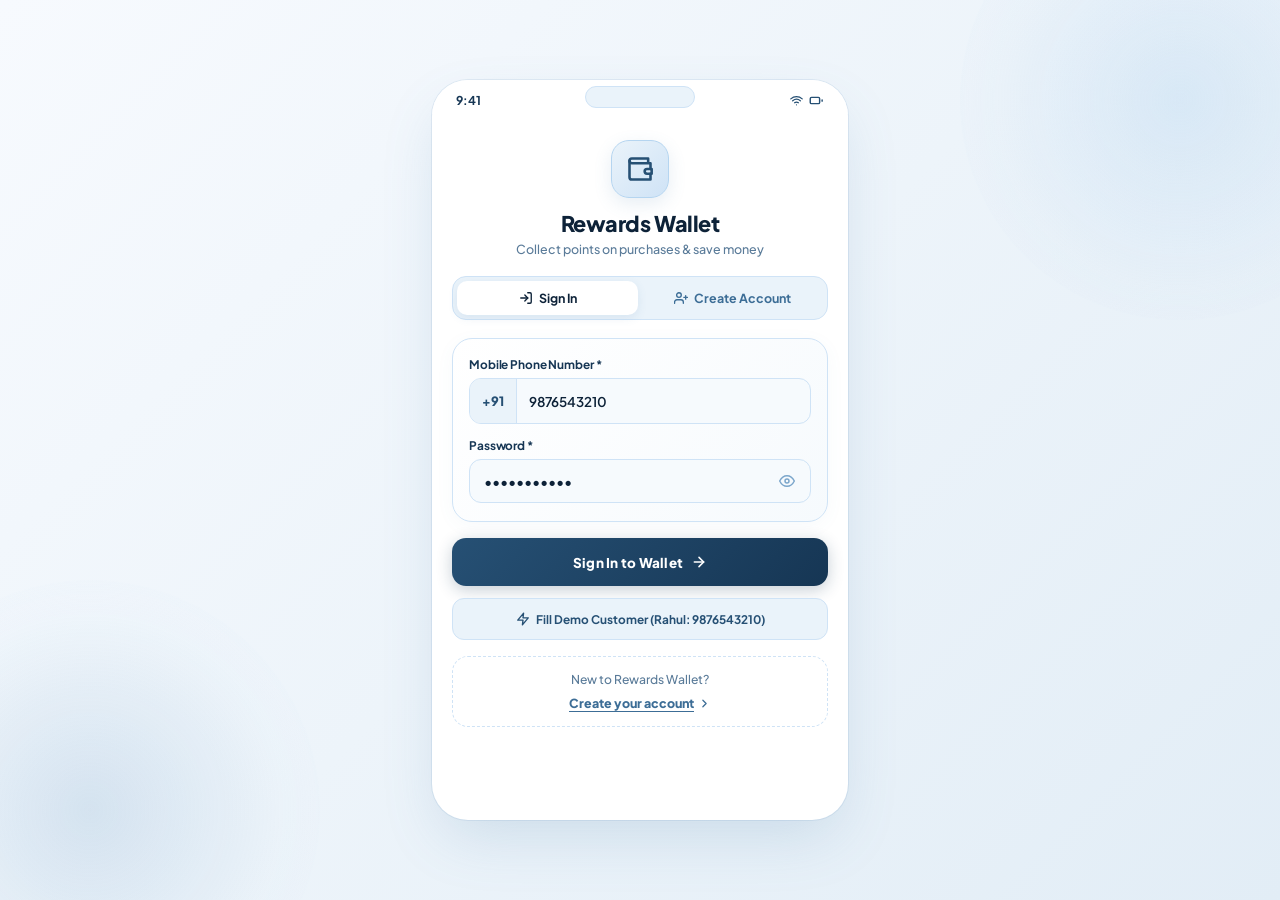
<file: index.html>
<!DOCTYPE html>
<html lang="en">
<head>
  <meta charset="UTF-8">
  <meta http-equiv="refresh" content="0; url=login.html">
  <title>Redirecting to Login...</title>
</head>
<body>
  <p>Redirecting to <a href="login.html">Customer Login</a>...</p>
</body>
</html>
</file>
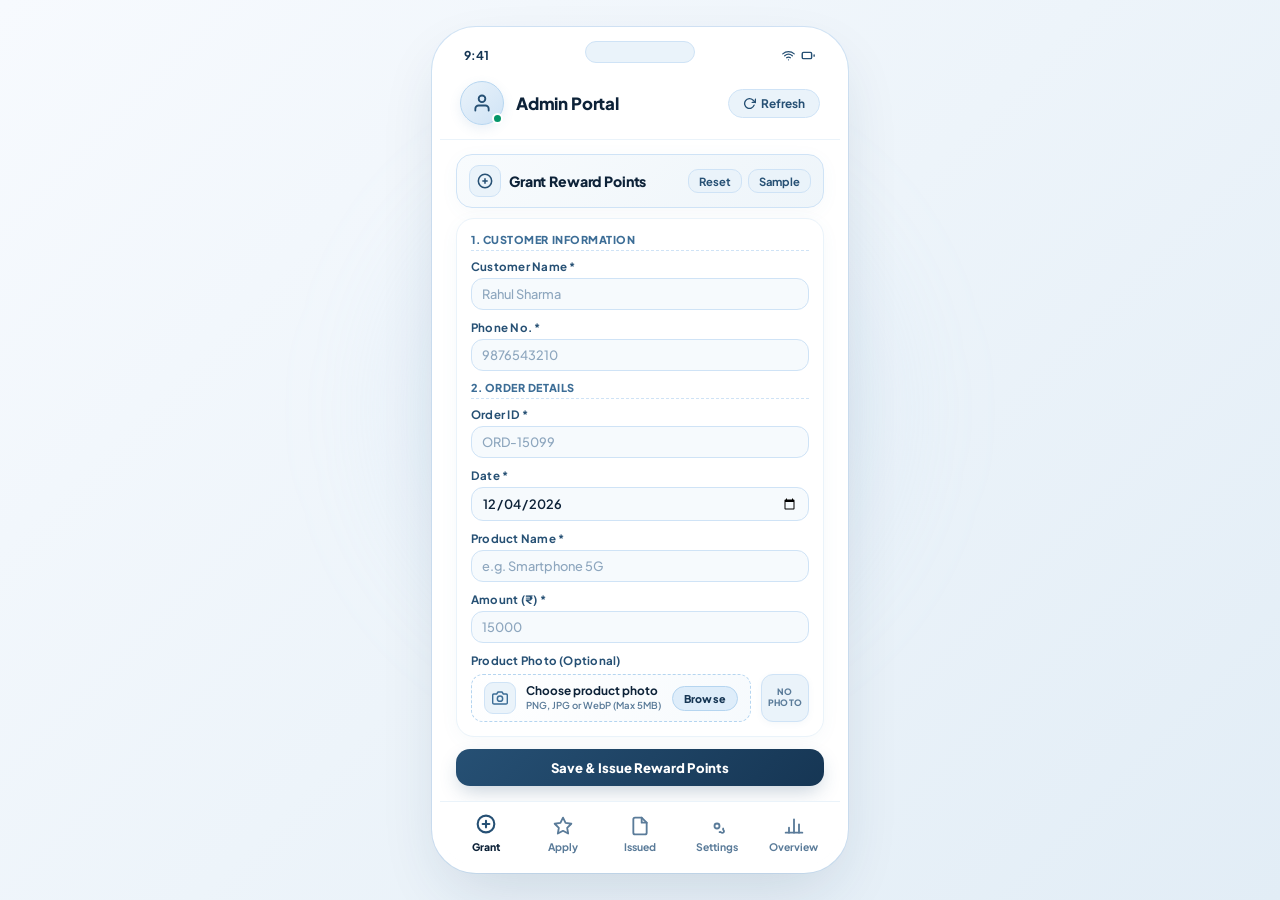
<file: admin.html>
<!DOCTYPE html>
<html lang="en">
<head>
  <meta charset="UTF-8">
  <meta name="viewport" content="width=device-width, initial-scale=1.0, maximum-scale=1.0">
  <title>Admin Portal - Pastel Glacier Blue Edition</title>
  <link rel="preconnect" href="https://fonts.googleapis.com">
  <link rel="preconnect" href="https://fonts.gstatic.com" crossorigin>
  <link href="https://fonts.googleapis.com/css2?family=Plus+Jakarta+Sans:wght@400;500;600;700;800;900&family=JetBrains+Mono:wght@500;700&display=swap" rel="stylesheet">
  <link rel="stylesheet" href="css/admin_glacier.css">
</head>
<body>
  <div class="mobile-device-shell">
    <header class="mobile-status-bar">
      <span>9:41</span>
      <div class="notch-pill"></div>
      <div class="status-bar-icons">
        <svg viewBox="0 0 24 24" width="13" height="13" fill="none" stroke="currentColor" stroke-width="2.3" stroke-linecap="round" stroke-linejoin="round"><path d="M5 12.55a11 11 0 0 1 14.08 0M1.42 9a16 16 0 0 1 21.16 0M8.53 16.11a6 6 0 0 1 6.95 0M12 20h.01"/></svg>
        <svg viewBox="0 0 24 24" width="15" height="15" fill="none" stroke="currentColor" stroke-width="2.3" stroke-linecap="round" stroke-linejoin="round"><rect x="2" y="7" width="15" height="10" rx="2" ry="2"/><line x1="21" y1="11" x2="21" y2="13"/></svg>
      </div>
    </header>

    <div class="mobile-header">
      <div class="admin-header-profile">
        <div class="admin-avatar-box">
          <svg viewBox="0 0 24 24" width="20" height="20" fill="none" stroke="var(--glacier-800)" stroke-width="2.2" stroke-linecap="round" stroke-linejoin="round"><path d="M20 21v-2a4 4 0 0 0-4-4H8a4 4 0 0 0-4 4v2"/><circle cx="12" cy="7" r="4"/></svg>
          <span class="admin-avatar-online"></span>
        </div>
        <div class="admin-header-info">
          <div class="admin-user-row">
            <strong class="admin-brand-name">Admin Portal</strong>
           </div>
         </div>
      </div>
      <button class="header-btn" id="btn-admin-refresh" type="button" title="Refresh Database & State">
        <svg viewBox="0 0 24 24" width="13" height="13" fill="none" stroke="currentColor" stroke-width="2.5" stroke-linecap="round" stroke-linejoin="round"><polyline points="23 4 23 10 17 10"/><path d="M20.49 15a9 9 0 1 1-2.12-9.36L23 10"/></svg>
        <span>Refresh</span>
      </button>
    </div>

    <div class="wf-toast" id="admin-toast">Admin updated successfully</div>

    <main class="mobile-viewport">
      <!-- SCREEN 1: GRANT REWARD POINTS (FORM) -->
      <section class="admin-screen active" id="screen-grant">
        <div class="wf-card highlight admin-section-banner">
          <div class="banner-row">
            <div class="banner-left">
              <span class="section-icon-badge"><svg viewBox="0 0 24 24" width="16" height="16" fill="none" stroke="currentColor" stroke-width="2.3"><circle cx="12" cy="12" r="10"/><line x1="12" y1="8" x2="12" y2="16"/><line x1="8" y1="12" x2="16" y2="12"/></svg></span>
              <div>
                <span class="wf-title-sm">Grant Reward Points</span>
               </div>
            </div>
            <div class="banner-actions">
              <button type="button" id="btnResetForm" class="wf-btn wf-btn-sm wf-btn-secondary">Reset</button>
              <button type="button" id="btnSampleData" class="wf-btn wf-btn-sm wf-btn-secondary">Sample</button>
            </div>
          </div>
        </div>

        <form id="adminRewardForm">
          <div class="wf-card">
            <div class="form-section-title">1. Customer Information</div>
            <div class="wf-form-group">
              <label class="wf-label" for="customerName">Customer Name *</label>
              <input type="text" id="customerName" name="customerName" class="wf-input wf-input-compact" placeholder="Rahul Sharma" required>
            </div>
            <div class="wf-form-group">
              <label class="wf-label" for="customerPhone">Phone No. *</label>
              <input type="tel" id="customerPhone" name="customerPhone" class="wf-input wf-input-compact" placeholder="9876543210" pattern="[0-9]{10}" maxlength="10" required>
            </div>

            <div class="form-section-title">2. Order Details</div>
            <div class="wf-form-group">
              <label class="wf-label" for="orderId">Order ID *</label>
              <input type="text" id="orderId" name="orderId" class="wf-input wf-input-compact" placeholder="ORD-15099" required>
            </div>
            <div class="wf-form-group">
              <label class="wf-label" for="orderDate">Date *</label>
              <input type="date" id="orderDate" name="orderDate" class="wf-input wf-input-compact" required>
            </div>
            <div class="wf-form-group">
              <label class="wf-label" for="productName">Product Name *</label>
              <input type="text" id="productName" name="productName" class="wf-input wf-input-compact" placeholder="e.g. Smartphone 5G" required>
            </div>
            <div class="wf-form-group">
              <label class="wf-label" for="orderAmount">Amount (₹) *</label>
              <input type="number" id="orderAmount" name="orderAmount" class="wf-input wf-input-compact wf-input-amount" placeholder="15000" min="0" required>
            </div>

            <div id="pointsGivenContainer" class="u-hidden">
              <div class="points-given-header">
                <label class="wf-label points-given-label" for="rewardPoints" id="rewardPointsLabel">Points Given *</label>
                <span class="header-pill points-rate-badge" id="pointsGivenRateBadge">10% Policy</span>
              </div>
              <div class="points-given-row">
                <input type="number" id="rewardPoints" name="rewardPoints" class="wf-input wf-input-compact points-given-input" placeholder="0" min="1" readonly>
                <span class="points-unit">PTS</span>
              </div>
            </div>

            <div class="wf-form-group photo-form-group">
              <div class="photo-row-header">
                <label class="wf-label photo-row-label" for="productPhoto">Product Photo (Optional)</label>
              </div>
              <div class="compact-photo-row">
                <label for="productPhoto" class="photo-upload-zone" id="photoUploadZone" title="Click to choose a product photo">
                  <input type="file" id="productPhoto" name="productPhoto" class="photo-file-hidden" accept="image/*">
                  <div class="upload-zone-left">
                    <span class="upload-icon-badge">
                      <svg viewBox="0 0 24 24" width="16" height="16" fill="none" stroke="currentColor" stroke-width="2.2" stroke-linecap="round" stroke-linejoin="round">
                        <path d="M23 19a2 2 0 0 1-2 2H3a2 2 0 0 1-2-2V8a2 2 0 0 1 2-2h4l2-3h6l2 3h4a2 2 0 0 1 2 2z"/>
                        <circle cx="12" cy="13" r="4"/>
                      </svg>
                    </span>
                    <div class="upload-text-meta">
                      <span class="upload-title-text" id="photoUploadText">Choose product photo</span>
                      <span class="upload-hint-text">PNG, JPG or WebP (Max 5MB)</span>
                    </div>
                  </div>
                  <span class="upload-browse-pill">Browse</span>
                </label>
                <div id="photoPreview" class="compact-thumb-box"><span>NO<br>PHOTO</span></div>
              </div>
            </div>

            <div id="policyHiddenParams" class="u-hidden" aria-hidden="true">
              <input type="number" id="rewardPercent" name="rewardPercent" value="10">
              <input type="datetime-local" id="expiryDate" name="expiryDate">
              <input type="number" id="cappingPercent" name="cappingPercent" value="50">
              <input type="number" id="minOrderAmount" name="minOrderAmount" value="10000">
            </div>
          </div>

          <button type="submit" class="wf-btn wf-btn-submit" id="btnSubmitReward">Save &amp; Issue Reward Points</button>
        </form>
      </section>

      <!-- SCREEN 2: APPLY REWARDS ON PRODUCT -->
      <section class="admin-screen" id="screen-apply">
        <div class="wf-card highlight admin-section-banner">
          <div class="banner-row">
            <div class="banner-left">
              <span class="section-icon-badge"><svg viewBox="0 0 24 24" width="16" height="16" fill="none" stroke="currentColor" stroke-width="2.3"><polygon points="12 2 15.09 8.26 22 9.27 17 14.14 18.18 21.02 12 17.77 5.82 21.02 7 14.14 2 9.27 8.91 8.26 12 2"/></svg></span>
              <div>
                <span class="wf-title-sm">Apply Rewards</span>
               </div>
            </div>
            <div class="banner-actions">
              <button type="button" id="btnResetApplyForm" class="wf-btn wf-btn-sm wf-btn-secondary">Reset</button>
              <button type="button" id="btnSampleApplyData" class="wf-btn wf-btn-sm wf-btn-secondary">Sample</button>
            </div>
          </div>
        </div>

        <form id="adminApplyRewardForm">
          <div class="wf-card">
            <div class="form-section-title">1. Customer</div>
            <div class="wf-form-group">
              <label class="wf-label" for="applyCustomerSelect">Select Customer *</label>
              <select id="applyCustomerSelect" class="wf-input wf-input-compact" required></select>
            </div>

            <div class="form-section-title">2. Order &amp; Product Details</div>
            <div class="wf-form-group">
              <label class="wf-label" for="applyOrderId">Order ID *</label>
              <input type="text" id="applyOrderId" class="wf-input wf-input-compact" placeholder="ORD-APPLY-1001" required>
            </div>
            <div class="wf-form-group">
              <label class="wf-label" for="applyProductName">New Product Name *</label>
              <input type="text" id="applyProductName" class="wf-input wf-input-compact" placeholder="Smart LED 4K TV" required>
            </div>
            <div class="wf-form-group">
              <label class="wf-label" for="applyProductPrice">Product Price (₹) *</label>
              <input type="number" id="applyProductPrice" class="wf-input wf-input-compact wf-input-amount" placeholder="20000" min="1" required>
            </div>
            <div class="wf-form-group photo-form-group">
              <div class="photo-row-header">
                <label class="wf-label photo-row-label" for="applyProductPhoto">Product Photo (Optional)</label>
              </div>
              <div class="compact-photo-row">
                <label for="applyProductPhoto" class="photo-upload-zone" id="applyPhotoUploadZone" title="Click to choose a product photo">
                  <input type="file" id="applyProductPhoto" name="applyProductPhoto" class="photo-file-hidden" accept="image/*">
                  <div class="upload-zone-left">
                    <span class="upload-icon-badge">
                      <svg viewBox="0 0 24 24" width="16" height="16" fill="none" stroke="currentColor" stroke-width="2.2" stroke-linecap="round" stroke-linejoin="round">
                        <path d="M23 19a2 2 0 0 1-2 2H3a2 2 0 0 1-2-2V8a2 2 0 0 1 2-2h4l2-3h6l2 3h4a2 2 0 0 1 2 2z"/>
                        <circle cx="12" cy="13" r="4"/>
                      </svg>
                    </span>
                    <div class="upload-text-meta">
                      <span class="upload-title-text" id="applyPhotoUploadText">Choose product photo</span>
                      <span class="upload-hint-text">PNG, JPG or WebP (Max 5MB)</span>
                    </div>
                  </div>
                  <span class="upload-browse-pill">Browse</span>
                </label>
                <div id="applyPhotoPreview" class="compact-thumb-box"><span>NO<br>PHOTO</span></div>
              </div>
            </div>

            <div class="form-section-title">3. Auto-Calculated Due to Shopkeeper</div>
            <div class="reward-breakdown-card">
              <div class="breakdown-row">
                <span class="breakdown-label">Original Price:</span>
                <span class="breakdown-val breakdown-bold" id="applySummaryPrice">₹0</span>
              </div>
              <div class="breakdown-row">
                <span class="breakdown-label">Capped Rewards:</span>
                <span class="breakdown-val font-brand-blue" id="applySummaryPointsApplied">-0 PTS (20% Cap)</span>
              </div>
              <div class="breakdown-row breakdown-row-due">
                <span class="breakdown-label breakdown-due-label">Due to Shopkeeper:</span>
                <span class="breakdown-val breakdown-due-amount" id="applyDueAmountDisplay">₹0</span>
              </div>
            </div>
          </div>

          <button type="submit" class="wf-btn wf-btn-submit" id="btnSubmitApplyReward">Apply Rewards &amp; Complete Sale</button>
        </form>
      </section>

      <!-- SCREEN 3: ISSUED REWARDS & REDEMPTIONS FEED -->
      <section class="admin-screen" id="screen-issued">
        <div class="feed-filter-bar">
          <button type="button" class="wf-btn wf-btn-sm" id="btnFeedAll">All Granted</button>
          <button type="button" class="wf-btn wf-btn-sm wf-btn-secondary" id="btnFeedApplied">Applied Redemptions</button>
        </div>
        <div id="adminRewardsList"></div>
      </section>

      <!-- SCREEN 4: GLOBAL POLICY SETTINGS -->
      <section class="admin-screen" id="screen-settings">
        <form id="adminSettingsForm">
          <div class="wf-card">
            <div class="settings-card-header">
              <div class="settings-header-left"><span class="settings-pill-icon">%</span><strong class="wf-title-sm">1. Default Reward Rate %</strong></div>
              <span class="header-pill" id="settingsBadgeReward">10%</span>
            </div>
            <div class="wf-form-group no-margin">
              <label class="wf-label" for="settingRewardPercent">Default Reward Rate (%) *</label>
              <input type="number" id="settingRewardPercent" class="wf-input" min="0" max="100" step="0.5" value="10" required>
            </div>
          </div>

          <div class="wf-card">
            <div class="settings-card-header">
              <div class="settings-header-left">
                <span class="settings-pill-icon">
                  <svg viewBox="0 0 24 24" width="13" height="13" fill="none" stroke="currentColor" stroke-width="2.2" stroke-linecap="round" stroke-linejoin="round"><rect x="3" y="4" width="18" height="18" rx="2" ry="2"/><line x1="16" y1="2" x2="16" y2="6"/><line x1="8" y1="2" x2="8" y2="6"/><line x1="3" y1="10" x2="21" y2="10"/></svg>
                </span>
                <strong class="wf-title-sm">2. Expiry Duration</strong>
              </div>
              <span class="header-pill" id="settingsBadgeExpiry">2 Months</span>
            </div>
            <div class="wf-form-group no-margin">
              <label class="wf-label" for="settingExpiryMonths">Validity Period (Months) *</label>
              <input type="number" id="settingExpiryMonths" class="wf-input" min="1" max="60" value="2" required>
            </div>
          </div>

          <div class="wf-card">
            <div class="settings-card-header">
              <div class="settings-header-left">
                <span class="settings-pill-icon">
                  <svg viewBox="0 0 24 24" width="13" height="13" fill="none" stroke="currentColor" stroke-width="2.2" stroke-linecap="round" stroke-linejoin="round"><rect x="3" y="11" width="18" height="11" rx="2" ry="2"/><path d="M7 11V7a5 5 0 0 1 10 0v4"/></svg>
                </span>
                <strong class="wf-title-sm">3. Redemption Capping &amp; Min Order</strong>
              </div>
              <span class="header-pill" id="settingsBadgeCapping">50% </span>
            </div>
            <div class="wf-form-group">
              <label class="wf-label" for="settingCappingPercent">Max Capping % *</label>
              <input type="number" id="settingCappingPercent" class="wf-input" min="1" max="100" value="50" required>
            </div>
            <div class="wf-form-group no-margin">
              <label class="wf-label" for="settingMinOrderAmount">Min Order (₹) *</label>
              <input type="number" id="settingMinOrderAmount" class="wf-input" min="0" value="10000" required>
            </div>
          </div>

          <button type="submit" class="wf-btn wf-btn-submit">Save &amp; Apply All Settings</button>
        </form>
      </section>

      <!-- SCREEN 5: SYSTEM OVERVIEW -->
      <section class="admin-screen" id="screen-overview">
        <div class="stat-grid-2">
          <div class="stat-box">
            <div class="stat-icon-wrap icon-points">
              <svg viewBox="0 0 24 24" fill="none" stroke="currentColor" stroke-width="2.2" stroke-linecap="round" stroke-linejoin="round"><circle cx="12" cy="8" r="6"/><path d="M15.477 12.89 17 22l-5-3-5 3 1.523-9.11"/></svg>
            </div>
            <span class="stat-number" id="stat-issued-points">0</span>
            <span class="stat-label">Total Points</span>
          </div>
          <div class="stat-box">
            <div class="stat-icon-wrap icon-records">
              <svg viewBox="0 0 24 24" fill="none" stroke="currentColor" stroke-width="2.2" stroke-linecap="round" stroke-linejoin="round"><path d="M14 2H6a2 2 0 0 0-2 2v16a2 2 0 0 0 2 2h12a2 2 0 0 0 2-2V8z"/><polyline points="14 2 14 8 20 8"/><line x1="16" y1="13" x2="8" y2="13"/><line x1="16" y1="17" x2="8" y2="17"/><line x1="10" y1="9" x2="8" y2="9"/></svg>
            </div>
            <span class="stat-number" id="stat-rewards-count">0</span>
            <span class="stat-label">Issued Records</span>
          </div>
          <div class="stat-box">
            <div class="stat-icon-wrap icon-customers">
              <svg viewBox="0 0 24 24" fill="none" stroke="currentColor" stroke-width="2.2" stroke-linecap="round" stroke-linejoin="round"><path d="M17 21v-2a4 4 0 0 0-4-4H5a4 4 0 0 0-4 4v2"/><circle cx="9" cy="7" r="4"/><path d="M23 21v-2a4 4 0 0 0-3-3.87"/><path d="M16 3.13a4 4 0 0 1 0 7.75"/></svg>
            </div>
            <span class="stat-number" id="stat-users-count">1</span>
            <span class="stat-label">Customers</span>
          </div>
          <div class="stat-box">
            <div class="stat-icon-wrap icon-applied">
              <svg viewBox="0 0 24 24" fill="none" stroke="currentColor" stroke-width="2.2" stroke-linecap="round" stroke-linejoin="round"><path d="M6 2 3 6v14a2 2 0 0 0 2 2h14a2 2 0 0 0 2-2V6l-3-4z"/><line x1="3" y1="6" x2="21" y2="6"/><path d="M16 10a4 4 0 0 1-8 0"/></svg>
            </div>
            <span class="stat-number" id="stat-applied-count">0</span>
            <span class="stat-label">Applied Redemptions</span>
          </div>
        </div>
      </section>
    </main>

    <!-- Bottom Navigation Bar -->
    <nav class="mobile-bottom-nav">
      <button type="button" class="nav-tab-item active" data-screen="screen-grant"><span class="tab-icon"><svg viewBox="0 0 24 24"><circle cx="12" cy="12" r="10"/><line x1="12" y1="8" x2="12" y2="16"/><line x1="8" y1="12" x2="16" y2="12"/></svg></span><span>Grant</span></button>
      <button type="button" class="nav-tab-item" data-screen="screen-apply"><span class="tab-icon"><svg viewBox="0 0 24 24"><polygon points="12 2 15.09 8.26 22 9.27 17 14.14 18.18 21.02 12 17.77 5.82 21.02 7 14.14 2 9.27 8.91 8.26 12 2"/></svg></span><span>Apply</span></button>
      <button type="button" class="nav-tab-item" data-screen="screen-issued"><span class="tab-icon"><svg viewBox="0 0 24 24"><path d="M14 2H6a2 2 0 0 0-2 2v16a2 2 0 0 0 2 2h12a2 2 0 0 0 2-2V8z"/><polyline points="14 2 14 8 20 8"/></svg></span><span>Issued</span></button>
      <button type="button" class="nav-tab-item" data-screen="screen-settings"><span class="tab-icon"><svg viewBox="0 0 24 24"><circle cx="12" cy="12" r="3"/><path d="M19.4 15a1.65 1.65 0 0 0 .33 1.82l.06.06a2 2 0 0 1 0 2.83 2 2 0 0 1-2.83 0l-.06-.06a1.65 1.65 0 0 0-1.82-.33 1.65 1.65 0 0 0-1.51V21a2 2 0 0 1-2 2 2 2 0 0 1-2-2v-.09A1.65 1.65 0 0 0 9 19.4a1.65 1.65 0 0 0-1.82.33l-.06.06a2 2 0 0 1-2.83 0 2 2 0 0 1 0-2.83l.06-.06a1.65 1.65 0 0 0 .33-1.82 1.65 1.65 0 0 0-1.51-1H3a2 2 0 0 1-2-2 2 2 0 0 1 2-2h.09A1.65 1.65 0 0 0 4.6 9a1.65 1.65 0 0 0-.33-1.82l-.06-.06a2 2 0 0 1 0-2.83 2 2 0 0 1 2.83 0l.06.06a1.65 1.65 0 0 0 1.82.33H9a1.65 1.65 0 0 0 1-1.51V3a2 2 0 0 1 2-2 2 2 0 0 1 2 2v.09a1.65 1.65 0 0 0 1 1.51 1.65 1.65 0 0 0 1.82-.33l.06-.06a2 2 0 0 1 2.83 0 2 2 0 0 1 0 2.83l-.06.06a1.65 1.65 0 0 0-.33 1.82V9a1.65 1.65 0 0 0 1.51 1H21a2 2 0 0 1 2 2 2 2 0 0 1-2 2h-.09a1.65 1.65 0 0 0-1.51 1z"/></svg></span><span>Settings</span></button>
      <button type="button" class="nav-tab-item" data-screen="screen-overview"><span class="tab-icon"><svg viewBox="0 0 24 24"><line x1="18" y1="20" x2="18" y2="10"/><line x1="12" y1="20" x2="12" y2="4"/><line x1="6" y1="20" x2="6" y2="14"/><line x1="2" y1="20" x2="22" y2="20"/></svg></span><span>Overview</span></button>
    </nav>

    <!-- Confirm Delete Modal Popup -->
    <div id="confirmDeleteModal" class="confirm-modal-backdrop">
      <div class="confirm-modal-box">
        <div class="confirm-modal-icon-wrap"><svg viewBox="0 0 24 24"><path d="M3 6h18M19 6v14a2 2 0 0 1-2 2H7a2 2 0 0 1-2-2V6m3 0V4a2 2 0 0 1 2-2h4a2 2 0 0 1 2 2v2M10 11v6M14 11v6"/></svg></div>
        <h4 class="confirm-modal-title">Delete Reward?</h4>
        <p id="confirmDeleteModalMsg" class="confirm-modal-msg">Are you sure you want to delete this reward?</p>
        <div class="confirm-modal-actions">
          <button type="button" id="btnCancelDelete" class="btn-modal-cancel">Cancel</button>
          <button type="button" id="btnConfirmDelete" class="btn-modal-delete">Yes, Delete</button>
        </div>
      </div>
    </div>
  </div>

  <!-- DB and Admin Controllers -->
  <script src="js/db.js"></script>
  <script src="js/admin.js"></script>
  <script src="js/admin_apply.js"></script>
</body>
</html>
</file>
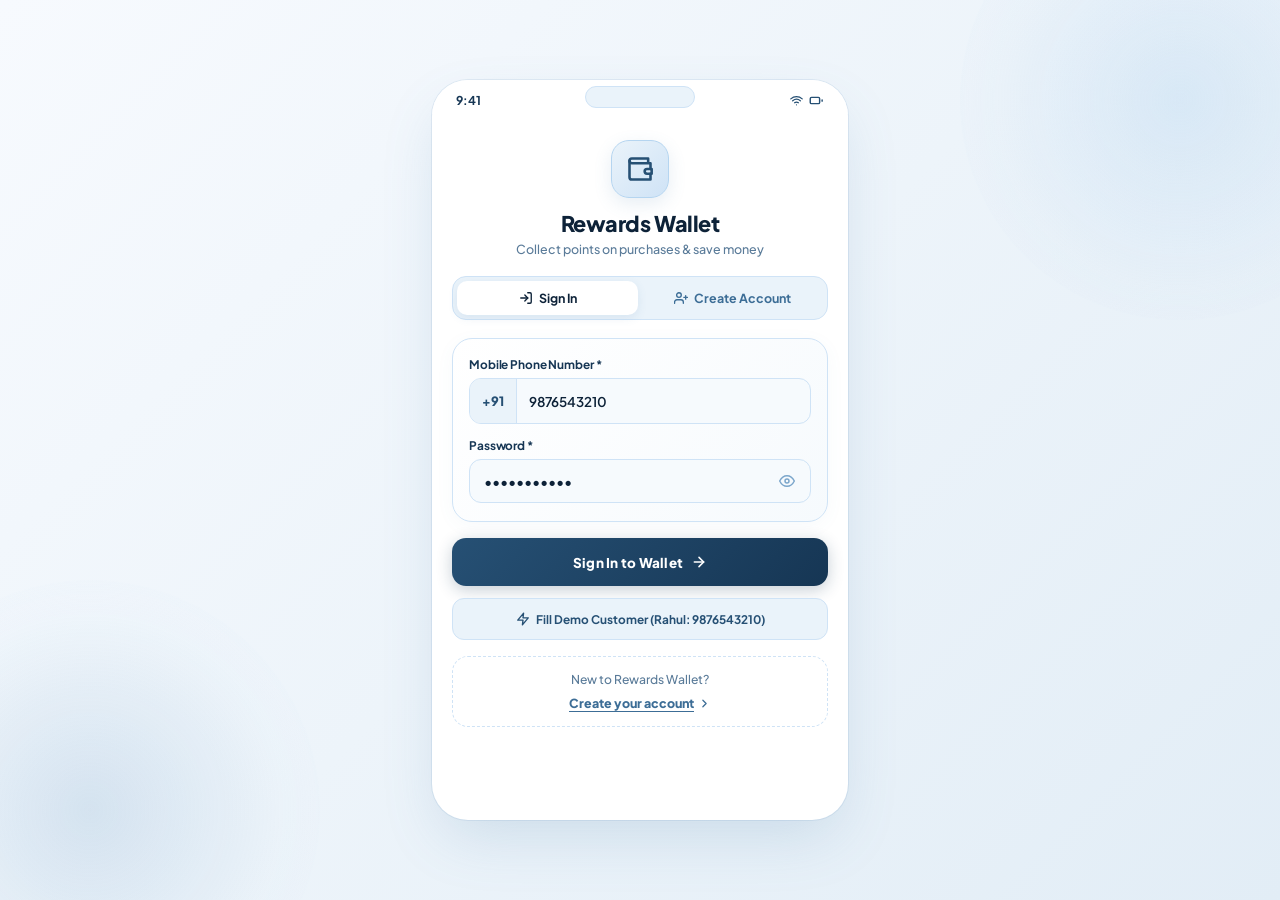
<file: login.html>
<!DOCTYPE html>
<html lang="en">
<head>
  <meta charset="UTF-8">
  <meta name="viewport" content="width=device-width, initial-scale=1.0, maximum-scale=1.0">
  <title>Customer Login & Register - Rewards Points Portal</title>
  <link rel="preconnect" href="https://fonts.googleapis.com">
  <link rel="preconnect" href="https://fonts.gstatic.com" crossorigin>
  <link href="https://fonts.googleapis.com/css2?family=Plus+Jakarta+Sans:wght@400;500;600;700;800;900&display=swap" rel="stylesheet">
  <link rel="stylesheet" href="css/auth_glacier.css">
</head>
<body>
  <div class="mobile-device-shell">
    <!-- Status Bar -->
    <header class="mobile-status-bar">
      <span>9:41</span>
      <div class="notch-pill"></div>
      <div class="status-bar-icons">
        <svg viewBox="0 0 24 24" width="13" height="13" fill="none" stroke="currentColor" stroke-width="2.3" stroke-linecap="round" stroke-linejoin="round"><path d="M5 12.55a11 11 0 0 1 14.08 0M1.42 9a16 16 0 0 1 21.16 0M8.53 16.11a6 6 0 0 1 6.95 0M12 20h.01"/></svg>
        <svg viewBox="0 0 24 24" width="15" height="15" fill="none" stroke="currentColor" stroke-width="2.3" stroke-linecap="round" stroke-linejoin="round"><rect x="2" y="7" width="15" height="10" rx="2" ry="2"/><line x1="21" y1="11" x2="21" y2="13"/></svg>
      </div>
    </header>

    <!-- Notification Toast -->
    <div class="wf-toast" id="notification"></div>

    <main class="mobile-viewport">
      <!-- Brand Header -->
      <div class="auth-brand-section">
        <div class="auth-logo-wrap">
          <svg viewBox="0 0 24 24" width="28" height="28" fill="none" stroke="currentColor" stroke-width="2.2" stroke-linecap="round" stroke-linejoin="round">
            <path d="M21 12V7H5a2 2 0 0 1 0-4h14v4"/>
            <path d="M3 5v14a2 2 0 0 0 2 2h16v-5"/>
            <path d="M18 12a2 2 0 0 0 0 4h4v-4Z"/>
          </svg>
        </div>
        <h1 class="auth-brand-title">Rewards Wallet</h1>
        <p class="auth-brand-subtitle">Collect points on purchases &amp; save money</p>
      </div>

      <!-- Segmented Tab Switcher (Login / Register) -->
      <div class="auth-tab-bar">
        <button type="button" class="auth-tab-btn active" id="tabBtnLogin" data-target="login">
          <svg viewBox="0 0 24 24" width="14" height="14" fill="none" stroke="currentColor" stroke-width="2.3" stroke-linecap="round" stroke-linejoin="round"><path d="M15 3h4a2 2 0 0 1 2 2v14a2 2 0 0 1-2 2h-4"/><polyline points="10 17 15 12 10 7"/><line x1="15" y1="12" x2="3" y2="12"/></svg>
          <span>Sign In</span>
        </button>
        <button type="button" class="auth-tab-btn" id="tabBtnRegister" data-target="register">
          <svg viewBox="0 0 24 24" width="14" height="14" fill="none" stroke="currentColor" stroke-width="2.3" stroke-linecap="round" stroke-linejoin="round"><path d="M16 21v-2a4 4 0 0 0-4-4H5a4 4 0 0 0-4 4v2"/><circle cx="8.5" cy="7" r="4"/><line x1="20" y1="8" x2="20" y2="14"/><line x1="23" y1="11" x2="17" y2="11"/></svg>
          <span>Create Account</span>
        </button>
      </div>

      <!-- TAB 1: LOGIN VIEW -->
      <section class="auth-view active" id="loginView">
        <form id="loginForm">
          <div class="auth-card">
            <div class="wf-form-group">
              <label class="wf-label" for="identifier">Mobile Phone Number *</label>
              <div class="input-with-prefix">
                <span class="phone-prefix-badge">+91</span>
                <input type="tel" id="identifier" name="username" inputmode="numeric" class="wf-input" placeholder="9876543210" value="9876543210" pattern="[0-9]{10}" maxlength="10" required>
              </div>
            </div>

            <div class="wf-form-group no-margin">
              <div class="label-row-split">
                <label class="wf-label" for="password">Password *</label>
              </div>
              <div class="input-with-action">
                <input type="password" id="password" name="password" autocomplete="current-password" class="wf-input" placeholder="••••••••" value="password123" required>
                <button type="button" class="btn-toggle-pass" data-for="password" title="Show / Hide Password">
                  <svg viewBox="0 0 24 24" width="16" height="16" fill="none" stroke="currentColor" stroke-width="2.2" stroke-linecap="round" stroke-linejoin="round"><path d="M1 12s4-8 11-8 11 8 11 8-4 8-11 8-11-8-11-8z"/><circle cx="12" cy="12" r="3"/></svg>
                </button>
              </div>
            </div>
          </div>

          <button type="submit" id="btnSignIn" class="auth-btn-primary">
            <span>Sign In to Wallet</span>
            <svg viewBox="0 0 24 24" width="16" height="16" fill="none" stroke="currentColor" stroke-width="2.3" stroke-linecap="round" stroke-linejoin="round"><line x1="5" y1="12" x2="19" y2="12"/><polyline points="12 5 19 12 12 19"/></svg>
          </button>
        </form>

        <button type="button" id="btnDemoLogin" class="auth-btn-demo">
          <svg viewBox="0 0 24 24" width="14" height="14" fill="none" stroke="currentColor" stroke-width="2.3" stroke-linecap="round" stroke-linejoin="round"><polygon points="13 2 3 14 12 14 11 22 21 10 12 10 13 2"/></svg>
          <span>Fill Demo Customer (Rahul: 9876543210)</span>
        </button>

        <div class="auth-switch-card">
          <p class="auth-switch-text">New to Rewards Wallet?</p>
          <button type="button" class="auth-switch-action-btn btn-switch-tab" data-target="register">
            <span>Create your account</span>
            <svg viewBox="0 0 24 24" width="13" height="13" fill="none" stroke="currentColor" stroke-width="2.3" stroke-linecap="round" stroke-linejoin="round"><polyline points="9 18 15 12 9 6"/></svg>
          </button>
        </div>
      </section>

      <!-- TAB 2: REGISTER VIEW -->
      <section class="auth-view" id="registerView">
        <form id="registerForm">
          <div class="auth-card">
            <div class="wf-form-group">
              <label class="wf-label" for="regName">Full Customer Name *</label>
              <input type="text" id="regName" name="name" autocomplete="name" class="wf-input" placeholder="e.g. Rahul Sharma" required>
            </div>

            <div class="wf-form-group">
              <label class="wf-label" for="regPhone">Mobile Phone (10 digits) *</label>
              <div class="input-with-prefix">
                <span class="phone-prefix-badge">+91</span>
                <input type="tel" id="regPhone" name="phone" inputmode="numeric" class="wf-input" placeholder="9876543210" pattern="[0-9]{10}" maxlength="10" required>
              </div>
              <small class="wf-meta">Points issued by shopkeepers link to this phone number</small>
            </div>

            <div class="wf-form-group no-margin">
              <label class="wf-label" for="regPassword">Set Password *</label>
              <div class="input-with-action">
                <input type="password" id="regPassword" name="password" autocomplete="new-password" class="wf-input" placeholder="••••••••" required>
                <button type="button" class="btn-toggle-pass" data-for="regPassword" title="Show / Hide Password">
                  <svg viewBox="0 0 24 24" width="16" height="16" fill="none" stroke="currentColor" stroke-width="2.2" stroke-linecap="round" stroke-linejoin="round"><path d="M1 12s4-8 11-8 11 8 11 8-4 8-11 8-11-8-11-8z"/><circle cx="12" cy="12" r="3"/></svg>
                </button>
              </div>
            </div>
          </div>

          <button type="submit" id="btnRegister" class="auth-btn-primary">
            <span>Complete Registration</span>
            <svg viewBox="0 0 24 24" width="16" height="16" fill="none" stroke="currentColor" stroke-width="2.3" stroke-linecap="round" stroke-linejoin="round"><polyline points="20 6 9 17 4 12"/></svg>
          </button>
        </form>

        <div class="auth-switch-card">
          <p class="auth-switch-text">Already registered?</p>
          <button type="button" class="auth-switch-action-btn btn-switch-tab" data-target="login">
            <span>Sign In to existing wallet</span>
            <svg viewBox="0 0 24 24" width="13" height="13" fill="none" stroke="currentColor" stroke-width="2.3" stroke-linecap="round" stroke-linejoin="round"><polyline points="9 18 15 12 9 6"/></svg>
          </button>
        </div>
      </section>
    </main>
  </div>

  <script src="js/db.js"></script>
  <script src="js/auth.js"></script>
</body>
</html>
</file>
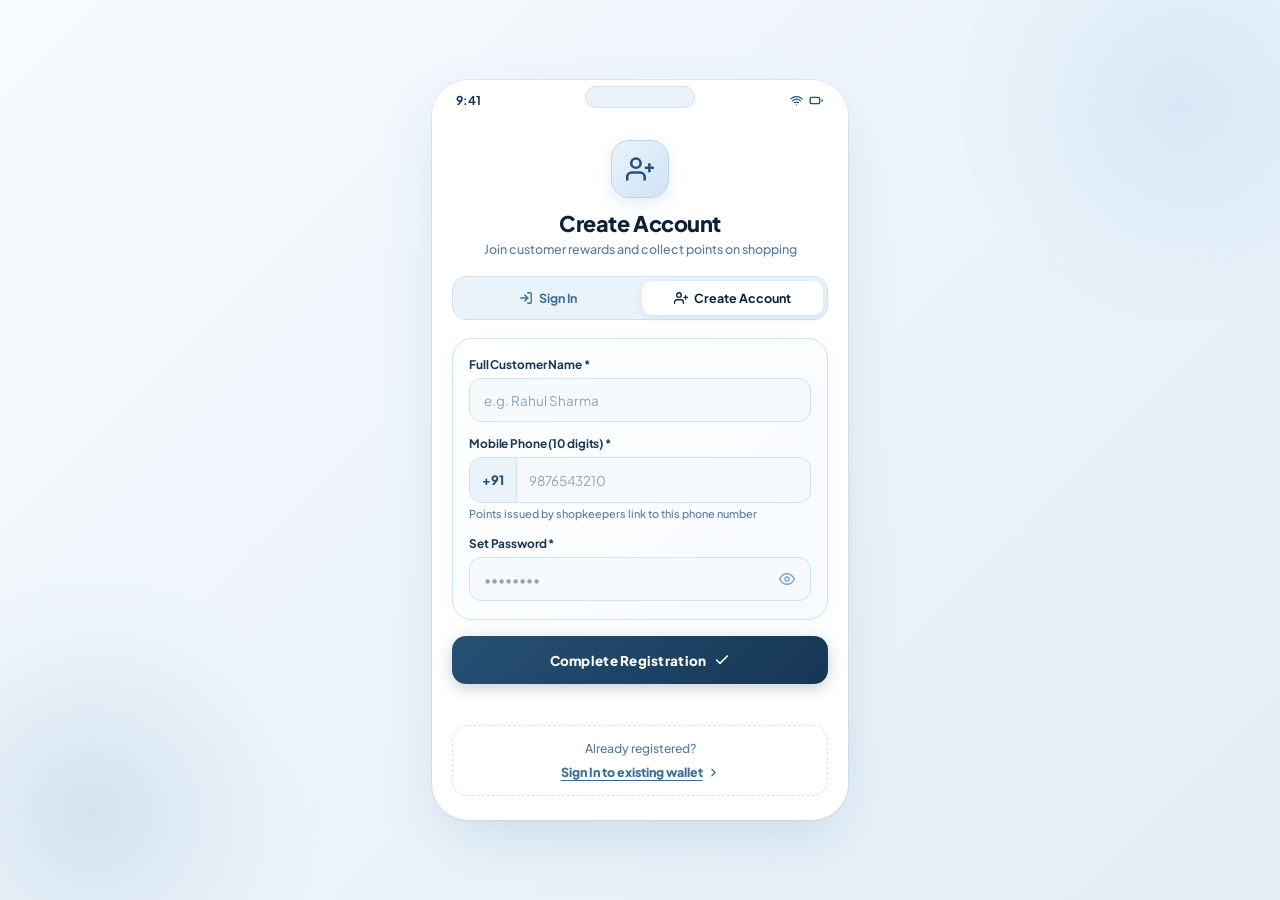
<file: register.html>
<!DOCTYPE html>
<html lang="en">
<head>
  <meta charset="UTF-8">
  <meta name="viewport" content="width=device-width, initial-scale=1.0, maximum-scale=1.0">
  <title>Create Account - Rewards Points Portal</title>
  <link rel="preconnect" href="https://fonts.googleapis.com">
  <link rel="preconnect" href="https://fonts.gstatic.com" crossorigin>
  <link href="https://fonts.googleapis.com/css2?family=Plus+Jakarta+Sans:wght@400;500;600;700;800;900&display=swap" rel="stylesheet">
  <link rel="stylesheet" href="css/auth_glacier.css">
</head>
<body>
  <div class="mobile-device-shell">
    <!-- Status Bar -->
    <header class="mobile-status-bar">
      <span>9:41</span>
      <div class="notch-pill"></div>
      <div class="status-bar-icons">
        <svg viewBox="0 0 24 24" width="13" height="13" fill="none" stroke="currentColor" stroke-width="2.3" stroke-linecap="round" stroke-linejoin="round"><path d="M5 12.55a11 11 0 0 1 14.08 0M1.42 9a16 16 0 0 1 21.16 0M8.53 16.11a6 6 0 0 1 6.95 0M12 20h.01"/></svg>
        <svg viewBox="0 0 24 24" width="15" height="15" fill="none" stroke="currentColor" stroke-width="2.3" stroke-linecap="round" stroke-linejoin="round"><rect x="2" y="7" width="15" height="10" rx="2" ry="2"/><line x1="21" y1="11" x2="21" y2="13"/></svg>
      </div>
    </header>

    <!-- Notification Toast -->
    <div class="wf-toast" id="notification"></div>

    <main class="mobile-viewport">
      <!-- Brand Header -->
      <div class="auth-brand-section">
        <div class="auth-logo-wrap">
          <svg viewBox="0 0 24 24" width="28" height="28" fill="none" stroke="currentColor" stroke-width="2.2" stroke-linecap="round" stroke-linejoin="round">
            <path d="M16 21v-2a4 4 0 0 0-4-4H5a4 4 0 0 0-4 4v2"/>
            <circle cx="8.5" cy="7" r="4"/>
            <line x1="20" y1="8" x2="20" y2="14"/>
            <line x1="23" y1="11" x2="17" y2="11"/>
          </svg>
        </div>
        <h1 class="auth-brand-title">Create Account</h1>
        <p class="auth-brand-subtitle">Join customer rewards and collect points on shopping</p>
      </div>

      <!-- Segmented Tab Switcher -->
      <div class="auth-tab-bar">
        <a href="login.html" class="auth-tab-btn" style="text-decoration: none;">
          <svg viewBox="0 0 24 24" width="14" height="14" fill="none" stroke="currentColor" stroke-width="2.3" stroke-linecap="round" stroke-linejoin="round"><path d="M15 3h4a2 2 0 0 1 2 2v14a2 2 0 0 1-2 2h-4"/><polyline points="10 17 15 12 10 7"/><line x1="15" y1="12" x2="3" y2="12"/></svg>
          <span>Sign In</span>
        </a>
        <button type="button" class="auth-tab-btn active">
          <svg viewBox="0 0 24 24" width="14" height="14" fill="none" stroke="currentColor" stroke-width="2.3" stroke-linecap="round" stroke-linejoin="round"><path d="M16 21v-2a4 4 0 0 0-4-4H5a4 4 0 0 0-4 4v2"/><circle cx="8.5" cy="7" r="4"/><line x1="20" y1="8" x2="20" y2="14"/><line x1="23" y1="11" x2="17" y2="11"/></svg>
          <span>Create Account</span>
        </button>
      </div>

      <!-- REGISTER FORM -->
      <form id="registerForm">
        <div class="auth-card">
          <div class="wf-form-group">
            <label class="wf-label" for="regName">Full Customer Name *</label>
            <input type="text" id="regName" name="name" autocomplete="name" class="wf-input" placeholder="e.g. Rahul Sharma" required>
          </div>

          <div class="wf-form-group">
            <label class="wf-label" for="regPhone">Mobile Phone (10 digits) *</label>
            <div class="input-with-prefix">
              <span class="phone-prefix-badge">+91</span>
              <input type="tel" id="regPhone" name="phone" inputmode="numeric" class="wf-input" placeholder="9876543210" pattern="[0-9]{10}" maxlength="10" required>
            </div>
            <small class="wf-meta">Points issued by shopkeepers link to this phone number</small>
          </div>

          <div class="wf-form-group no-margin">
            <label class="wf-label" for="regPassword">Set Password *</label>
            <div class="input-with-action">
              <input type="password" id="regPassword" name="password" autocomplete="new-password" class="wf-input" placeholder="••••••••" required>
              <button type="button" class="btn-toggle-pass" data-for="regPassword" title="Show / Hide Password">
                <svg viewBox="0 0 24 24" width="16" height="16" fill="none" stroke="currentColor" stroke-width="2.2" stroke-linecap="round" stroke-linejoin="round"><path d="M1 12s4-8 11-8 11 8 11 8-4 8-11 8-11-8-11-8z"/><circle cx="12" cy="12" r="3"/></svg>
              </button>
            </div>
          </div>
        </div>

        <button type="submit" id="btnRegister" class="auth-btn-primary">
          <span>Complete Registration</span>
          <svg viewBox="0 0 24 24" width="16" height="16" fill="none" stroke="currentColor" stroke-width="2.3" stroke-linecap="round" stroke-linejoin="round"><polyline points="20 6 9 17 4 12"/></svg>
        </button>
      </form>

      <div class="auth-switch-card">
        <p class="auth-switch-text">Already registered?</p>
        <a href="login.html" class="auth-switch-action-btn" style="text-decoration: underline;">
          <span>Sign In to existing wallet</span>
          <svg viewBox="0 0 24 24" width="13" height="13" fill="none" stroke="currentColor" stroke-width="2.3" stroke-linecap="round" stroke-linejoin="round"><polyline points="9 18 15 12 9 6"/></svg>
        </a>
      </div>
    </main>
  </div>

  <script src="js/db.js"></script>
  <script src="js/auth.js"></script>
</body>
</html>
</file>
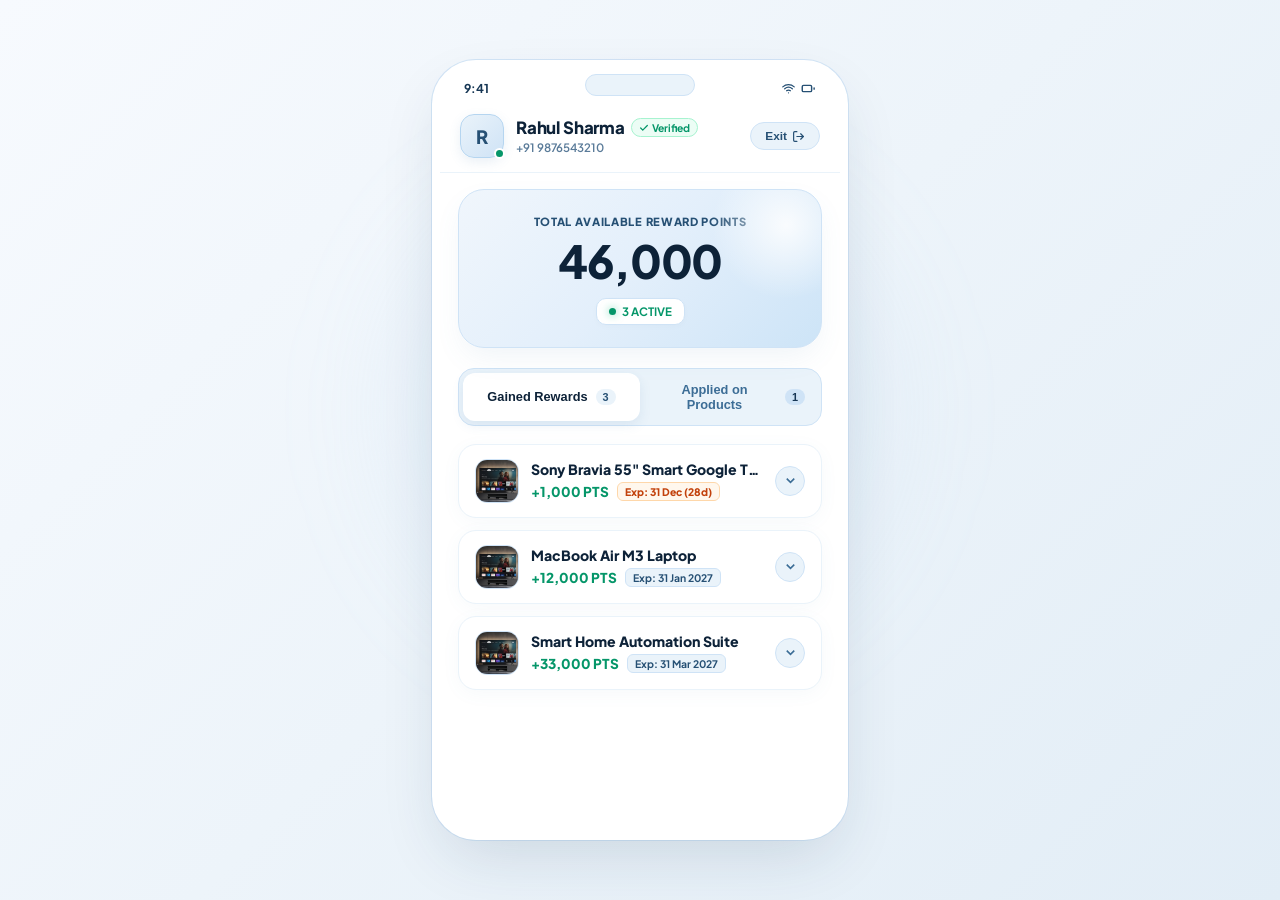
<file: wallet.html>
<!DOCTYPE html>
<html lang="en">
<head>
  <meta charset="UTF-8">
  <meta name="viewport" content="width=device-width, initial-scale=1.0, maximum-scale=1.0">
  <title>Customer Wallet - Rewards Points collection for customers</title>
  <link rel="preconnect" href="https://fonts.googleapis.com">
  <link rel="preconnect" href="https://fonts.gstatic.com" crossorigin>
  <link href="https://fonts.googleapis.com/css2?family=Plus+Jakarta+Sans:wght@400;500;600;700;800;900&family=JetBrains+Mono:wght@500;700&display=swap" rel="stylesheet">
  <style>
    /* -------------------------------------------------------------
       PASTEL GLACIER BLUE DESIGN SYSTEM (Nordic Powder Blue & Pure White)
       ------------------------------------------------------------- */
    :root {
      --bg-page: #f2f7fb;
      --bg-white: #ffffff;
      
      /* Nordic Pastel Glacier Palette */
      --glacier-50: #f6fafd;
      --glacier-100: #eaf3fa;
      --glacier-150: #deedfa;
      --glacier-200: #cfe3f6;
      --glacier-300: #b5d5f0;
      --glacier-400: #98b9d6; /* Reference swatch base */
      --glacier-500: #7ba6cb;
      --glacier-600: #5587b1;
      --glacier-700: #3c6d96;
      --glacier-800: #265074;
      --glacier-900: #163654;
      --glacier-950: #0d2238;

      /* Typography Contrast */
      --text-main: #0d2238;
      --text-body: #1c3d5d;
      --text-muted: #5a7b99;
      --text-faint: #8da6be;

      /* Accents */
      --emerald-accent: #059669;
      --emerald-bg: #ecfdf5;
      --emerald-border: #a7f3d0;
      --rose-accent: #e11d48;
      --rose-bg: #fff1f2;

      --shadow-soft: 0 4px 20px -2px rgba(85, 135, 177, 0.06);
      --shadow-card: 0 8px 24px -4px rgba(85, 135, 177, 0.09);
      --shadow-hover: 0 12px 30px -4px rgba(85, 135, 177, 0.14);
    }

    * {
      box-sizing: border-box;
      margin: 0;
      padding: 0;
      -webkit-tap-highlight-color: transparent;
    }

    body {
      background: linear-gradient(135deg, #f7fafe 0%, #edf4fa 50%, #e2edf6 100%);
      color: var(--text-main);
      font-family: 'Plus Jakarta Sans', -apple-system, BlinkMacSystemFont, sans-serif;
      min-height: 100vh;
      display: flex;
      flex-direction: column;
      align-items: center;
      justify-content: center;
      padding: 24px 16px;
      -webkit-font-smoothing: antialiased;
    }

    /* Ambient Soft Contour Glow Behind Phone */
    body::before {
      content: '';
      position: fixed;
      top: 15%;
      left: 50%;
      transform: translateX(-50%);
      width: 550px;
      height: 550px;
      background: radial-gradient(circle, rgba(181, 213, 240, 0.6) 0%, rgba(234, 243, 250, 0) 70%);
      filter: blur(55px);
      z-index: -1;
      pointer-events: none;
    }

    /* Mobile Device Shell */
    .mobile-device-shell {
      width: 100%;
      max-width: 416px;
      min-height: 780px;
      background: #ffffff;
      border-radius: 44px;
      box-shadow: 0 25px 65px -15px rgba(22, 54, 84, 0.16), 0 0 0 1px rgba(207, 227, 246, 0.9);
      border: 8px solid #ffffff;
      display: flex;
      flex-direction: column;
      overflow: hidden;
      position: relative;
    }

    /* Top Floating Navigation */
    .floating-switcher {
      margin-bottom: 16px;
      display: flex;
      gap: 8px;
      align-items: center;
      flex-wrap: wrap;
      justify-content: center;
    }
    .switch-link {
      background: rgba(255, 255, 255, 0.95);
      border: 1px solid var(--glacier-200);
      color: var(--glacier-900);
      padding: 6px 14px;
      border-radius: 999px;
      font-size: 0.75rem;
      font-weight: 700;
      text-decoration: none;
      display: inline-flex;
      align-items: center;
      gap: 6px;
      box-shadow: 0 4px 12px rgba(85, 135, 177, 0.08);
      transition: all 0.2s ease;
    }
    .switch-link:hover {
      background: #ffffff;
      border-color: var(--glacier-400);
      transform: translateY(-1px);
    }

    /* Status Bar */
    .mobile-status-bar {
      display: flex;
      justify-content: space-between;
      align-items: center;
      padding: 12px 24px 6px;
      font-size: 0.76rem;
      font-weight: 700;
      color: var(--glacier-900);
      background: #ffffff;
      position: relative;
      z-index: 10;
    }

    .notch-pill {
      position: absolute;
      left: 50%;
      top: 50%;
      transform: translate(-50%, -50%);
      width: 110px;
      height: 22px;
      background: var(--glacier-100);
      border-radius: 20px;
      border: 1px solid var(--glacier-200);
      pointer-events: none;
    }

    .status-bar-icons {
      display: flex;
      align-items: center;
      gap: 6px;
      color: var(--glacier-800);
    }

    .header-pill {
      background: var(--glacier-100);
      color: var(--glacier-800);
      font-size: 0.65rem;
      font-weight: 800;
      letter-spacing: 0.06em;
      padding: 3px 9px;
      border-radius: 999px;
      border: 1px solid var(--glacier-200);
    }

    /* Header Profile Strip */
    .mobile-header {
      display: flex;
      justify-content: space-between;
      align-items: center;
      padding: 12px 20px 14px;
      background: #ffffff;
      border-bottom: 1px solid var(--glacier-100);
    }

    .wallet-header-profile {
      display: flex;
      align-items: center;
      gap: 12px;
    }

    .wallet-avatar-box {
      width: 44px;
      height: 44px;
      border-radius: 14px;
      background: linear-gradient(135deg, #eaf3fa 0%, #cfe3f6 100%);
      border: 1.5px solid var(--glacier-300);
      display: flex;
      align-items: center;
      justify-content: center;
      position: relative;
      box-shadow: 0 4px 12px rgba(85, 135, 177, 0.12);
    }

    .wallet-avatar-initial {
      font-size: 1.15rem;
      font-weight: 800;
      color: var(--glacier-800);
    }

    .wallet-avatar-online {
      position: absolute;
      bottom: -2px;
      right: -2px;
      width: 11px;
      height: 11px;
      background: var(--emerald-accent);
      border: 2px solid #ffffff;
      border-radius: 50%;
    }

    .wallet-header-info {
      display: flex;
      flex-direction: column;
    }

    .wallet-user-row {
      display: flex;
      align-items: center;
      gap: 6px;
    }

    .wallet-user-name {
      font-size: 1.05rem;
      font-weight: 800;
      color: var(--glacier-950);
      letter-spacing: -0.01em;
    }

    .user-verified-badge {
      display: inline-flex;
      align-items: center;
      gap: 3px;
      background: var(--emerald-bg);
      color: var(--emerald-accent);
      border: 1px solid var(--emerald-border);
      padding: 2px 7px;
      border-radius: 999px;
      font-size: 0.65rem;
      font-weight: 700;
    }

    .wallet-user-phone {
      font-size: 0.72rem;
      color: var(--text-muted);
      font-weight: 600;
      margin-top: 2px;
    }

    .wallet-exit-pill-btn {
      background: var(--glacier-100);
      border: 1px solid var(--glacier-200);
      color: var(--glacier-800);
      padding: 6px 14px;
      border-radius: 999px;
      font-size: 0.74rem;
      font-weight: 700;
      display: inline-flex;
      align-items: center;
      gap: 5px;
      cursor: pointer;
      transition: all 0.2s ease;
    }
    .wallet-exit-pill-btn:hover {
      background: var(--glacier-200);
      color: var(--glacier-950);
    }

    /* Main Scrollable Viewport */
    .mobile-viewport {
      flex: 1;
      overflow-y: auto;
      overflow-x: hidden;
      padding: 16px 18px 30px;
      background: #ffffff;
      scroll-behavior: smooth;
    }

    /* HERO BALANCE BOX (Pastel Glacier Blue - Fully Centered) */
    .wallet-hero-box {
      background: linear-gradient(135deg, #F0F6FC 0%, #E3EFFB 50%, #CDE4F7 100%);
      border: 1.5px solid var(--glacier-200);
      border-radius: 26px;
      padding: 24px 20px 22px;
      box-shadow: 0 12px 30px -6px rgba(85, 135, 177, 0.1);
      position: relative;
      margin-bottom: 20px;
      overflow: hidden;
      text-align: center;
      display: flex;
      flex-direction: column;
      align-items: center;
      justify-content: center;
    }

    /* Ambient Subtle Glacier Contour Glow */
    .wallet-hero-box::after {
      content: '';
      position: absolute;
      top: -40px;
      right: -40px;
      width: 150px;
      height: 150px;
      background: radial-gradient(circle, rgba(255, 255, 255, 0.85) 0%, rgba(255, 255, 255, 0) 70%);
      border-radius: 50%;
      pointer-events: none;
    }

    .hero-title-label {
      font-size: 0.7rem;
      font-weight: 800;
      color: var(--glacier-800);
      letter-spacing: 0.06em;
      text-transform: uppercase;
      display: block;
      text-align: center;
      width: 100%;
    }

    .wallet-hero-points {
      display: flex;
      align-items: center;
      justify-content: center;
      margin: 10px 0 14px;
      width: 100%;
    }

    #totalPoints {
      font-size: 2.85rem;
      font-weight: 900;
      color: var(--glacier-950);
      letter-spacing: -0.03em;
      line-height: 1;
    }

    .wallet-pills-row {
      display: flex;
      gap: 8px;
      justify-content: center;
      align-items: center;
      width: 100%;
    }

    .hero-pill-dark {
      background: #ffffff;
      border: 1px solid var(--glacier-200);
      padding: 5px 12px;
      border-radius: 10px;
      font-size: 0.72rem;
      font-weight: 700;
      display: inline-flex;
      align-items: center;
      gap: 6px;
      box-shadow: 0 2px 6px rgba(0, 0, 0, 0.02);
    }

    .pill-active {
      color: var(--emerald-accent);
    }
    .glow-dot-emerald {
      width: 7px;
      height: 7px;
      background: var(--emerald-accent);
      border-radius: 50%;
      box-shadow: 0 0 8px rgba(16, 185, 129, 0.6);
    }

    /* SEGMENTED SWITCHER (Gained vs Applied) */
    .wallet-segment-bar {
      display: flex;
      background: var(--glacier-100);
      border: 1.5px solid var(--glacier-200);
      border-radius: 16px;
      padding: 4px;
      margin-bottom: 18px;
    }

    .wallet-segment-btn {
      flex: 1;
      padding: 9px 12px;
      border-radius: 12px;
      border: none;
      background: transparent;
      font-size: 0.8rem;
      font-weight: 700;
      color: var(--glacier-700);
      cursor: pointer;
      display: flex;
      align-items: center;
      justify-content: center;
      gap: 8px;
      transition: all 0.2s cubic-bezier(0.4, 0, 0.2, 1);
    }

    .wallet-segment-btn.active {
      background: #ffffff;
      color: var(--glacier-950);
      font-weight: 800;
      box-shadow: 0 4px 12px rgba(85, 135, 177, 0.12);
    }

    .segment-badge {
      background: var(--glacier-200);
      color: var(--glacier-900);
      font-size: 0.68rem;
      font-weight: 800;
      padding: 2px 7px;
      border-radius: 999px;
    }
    .wallet-segment-btn.active .segment-badge {
      background: var(--glacier-100);
      color: var(--glacier-800);
    }

    /* REWARD CARDS (Pastel Glacier Collapsible Architecture) */
    .reward-card {
      background: #ffffff;
      border: 1.5px solid var(--glacier-100);
      border-radius: 18px;
      margin-bottom: 12px;
      box-shadow: var(--shadow-soft);
      overflow: hidden;
      transition: all 0.22s cubic-bezier(0.4, 0, 0.2, 1);
    }
    .reward-card:hover {
      border-color: var(--glacier-200);
      box-shadow: var(--shadow-card);
    }
    .reward-card.is-expanded {
      border-color: var(--glacier-300);
      box-shadow: var(--shadow-hover);
    }

    .reward-card-header-btn {
      padding: 14px 16px;
      cursor: pointer;
      user-select: none;
    }

    .reward-card-item {
      display: flex;
      align-items: center;
      justify-content: space-between;
      gap: 12px;
    }

    .thumb-box {
      width: 44px;
      height: 44px;
      border-radius: 12px;
      background: var(--glacier-100);
      border: 1px solid var(--glacier-200);
      display: flex;
      align-items: center;
      justify-content: center;
      font-size: 1.25rem;
      flex-shrink: 0;
      overflow: hidden;
    }
    .thumb-box img {
      width: 100%;
      height: 100%;
      object-fit: cover;
    }

    .reward-card-info {
      flex: 1;
      min-width: 0;
    }

    .reward-card-title {
      font-size: 0.88rem;
      font-weight: 800;
      color: var(--glacier-950);
      white-space: nowrap;
      overflow: hidden;
      text-overflow: ellipsis;
    }

    .reward-card-subrow {
      display: flex;
      align-items: center;
      gap: 8px;
      margin-top: 4px;
      flex-wrap: wrap;
    }

    .reward-pts-grant {
      font-size: 0.85rem;
      font-weight: 800;
      color: var(--emerald-accent);
    }
    .reward-pts-grant.is-expired-pts {
      color: var(--text-faint);
      text-decoration: line-through;
    }

    .card-pill-mini {
      font-size: 0.65rem;
      padding: 2px 7px;
      border-radius: 6px;
      font-weight: 700;
    }
    .card-pill-mini.pill-active {
      background: var(--glacier-100);
      color: var(--glacier-800);
      border: 1px solid var(--glacier-200);
    }
    .card-pill-mini.pill-expiring-soon {
      background: #fff7ed;
      color: #c2410c;
      border: 1px solid #fed7aa;
      font-weight: 800;
    }
    .card-pill-mini.pill-expired {
      background: var(--rose-bg);
      color: var(--rose-accent);
      border: 1px solid #fecdd3;
    }

    .card-date-text {
      font-size: 0.72rem;
      color: var(--text-muted);
      font-weight: 600;
    }
    .pill-order-ref {
      font-family: 'JetBrains Mono', monospace;
      font-size: 0.68rem;
      font-weight: 700;
      background: var(--glacier-100);
      color: var(--glacier-900);
      padding: 2px 6px;
      border-radius: 4px;
    }

    /* Circular Smooth Chevron Button */
    .reward-card-chevron-box {
      width: 30px;
      height: 30px;
      border-radius: 50%;
      background: var(--glacier-100);
      border: 1px solid var(--glacier-200);
      display: flex;
      align-items: center;
      justify-content: center;
      color: var(--glacier-700);
      transition: transform 0.28s cubic-bezier(0.4, 0, 0.2, 1), background 0.2s ease;
      flex-shrink: 0;
    }
    .reward-card.is-expanded .reward-card-chevron-box {
      transform: rotate(180deg);
      background: var(--glacier-200);
      color: var(--glacier-950);
    }
    .reward-card-chevron-box svg {
      width: 15px;
      height: 15px;
      display: block;
      stroke: currentColor;
      stroke-width: 2.5;
      fill: none;
    }

    /* Expandable Drawer (100% hidden when collapsed - zero leakage) */
    .reward-card-drawer {
      display: grid;
      grid-template-rows: 0fr;
      transition: grid-template-rows 0.28s cubic-bezier(0.4, 0, 0.2, 1);
      overflow: hidden;
      visibility: hidden;
    }
    .reward-card.is-expanded .reward-card-drawer {
      grid-template-rows: 1fr;
      visibility: visible;
    }
    .reward-card:not(.is-expanded) .reward-card-drawer {
      display: none !important;
    }
    .reward-drawer-inner {
      min-height: 0;
      padding: 0 16px 16px;
      opacity: 0;
      transition: opacity 0.22s ease 0.05s;
    }
    .reward-card.is-expanded .reward-drawer-inner {
      opacity: 1;
    }

    /* Breakdown Details Card */
    .reward-breakdown-card {
      background: linear-gradient(135deg, #f8fbfd 0%, #eef5fa 100%);
      border: 1.5px solid var(--glacier-200);
      border-radius: 16px;
      padding: 14px 16px;
      display: flex;
      flex-direction: column;
      gap: 10px;
      box-shadow: 0 2px 10px rgba(85, 135, 177, 0.04);
    }

    .breakdown-card-top {
      display: flex;
      justify-content: space-between;
      align-items: center;
      padding-bottom: 8px;
      border-bottom: 1px dashed var(--glacier-200);
    }
    .breakdown-card-title {
      font-size: 0.72rem;
      font-weight: 800;
      color: var(--glacier-900);
      text-transform: uppercase;
      letter-spacing: 0.05em;
    }

    .breakdown-status-badge {
      font-size: 0.65rem;
      font-weight: 800;
      padding: 2px 8px;
      border-radius: 999px;
    }
    .breakdown-status-badge.is-active {
      background: var(--emerald-bg);
      color: var(--emerald-accent);
      border: 1px solid var(--emerald-border);
    }
    .breakdown-status-badge.is-expiring-soon {
      background: #fff7ed;
      color: #c2410c;
      border: 1px solid #fed7aa;
    }
    .breakdown-status-badge.is-expired {
      background: var(--rose-bg);
      color: var(--rose-accent);
      border: 1px solid #fecdd3;
    }
    .breakdown-status-badge.is-applied {
      background: var(--glacier-100);
      color: var(--glacier-800);
      border: 1px solid var(--glacier-200);
    }

    .breakdown-row {
      display: flex;
      justify-content: space-between;
      align-items: center;
      font-size: 0.74rem;
    }
    .breakdown-label {
      color: var(--text-muted);
      font-weight: 600;
    }
    .breakdown-val {
      color: var(--glacier-950);
      font-weight: 700;
    }
    .val-order-code {
      font-family: 'JetBrains Mono', monospace;
      color: var(--glacier-800);
    }
    .breakdown-bold {
      font-weight: 800;
      color: var(--glacier-950);
    }
    .badge-reward-rate {
      background: var(--glacier-100);
      color: var(--glacier-800);
      padding: 2px 6px;
      border-radius: 4px;
      font-weight: 800;
      font-size: 0.68rem;
    }
    .font-valid { color: var(--emerald-accent); }
    .font-expiring-soon { color: #c2410c; font-weight: 800; }
    .font-expired { color: var(--rose-accent); }
    .font-redeemed-pts { color: var(--glacier-700); font-weight: 800; }
    .breakdown-due-amount { color: var(--glacier-950); font-weight: 800; font-size: 0.85rem; }

    /* Empty State */
    .empty-wallet-card {
      text-align: center;
      padding: 36px 20px;
      border: 2px dashed var(--glacier-200);
      border-radius: 20px;
      background: var(--glacier-50);
      margin-top: 10px;
    }
    .empty-wallet-card strong {
      display: block;
      font-size: 0.9rem;
      color: var(--glacier-900);
      margin-bottom: 4px;
    }
    .empty-wallet-card p {
      font-size: 0.75rem;
      color: var(--text-muted);
    }

    .u-hidden { display: none !important; }
  </style>
</head>
<body>

  <!-- Mobile Device Shell with Complete Wallet Components -->
  <div class="mobile-device-shell">
    
    <!-- Status Bar -->
    <header class="mobile-status-bar">
      <span>9:41</span>
      <div class="notch-pill"></div>
      <div class="status-bar-icons">
        <svg viewBox="0 0 24 24" width="13" height="13" fill="none" stroke="currentColor" stroke-width="2.3" stroke-linecap="round" stroke-linejoin="round"><path d="M5 12.55a11 11 0 0 1 14.08 0M1.42 9a16 16 0 0 1 21.16 0M8.53 16.11a6 6 0 0 1 6.95 0M12 20h.01"/></svg>
        <svg viewBox="0 0 24 24" width="15" height="15" fill="none" stroke="currentColor" stroke-width="2.3" stroke-linecap="round" stroke-linejoin="round"><rect x="2" y="7" width="15" height="10" rx="2" ry="2"/><line x1="21" y1="11" x2="21" y2="13"/></svg>
      </div>
    </header>

    <!-- Header with Profile, Verification & Exit -->
    <div class="mobile-header">
      <div class="wallet-header-profile">
        <div class="wallet-avatar-box">
          <span class="wallet-avatar-initial" id="userAvatarInitial">H</span>
          <span class="wallet-avatar-online"></span>
        </div>
        <div class="wallet-header-info">
          <div class="wallet-user-row">
            <strong id="customerName" class="wallet-user-name">Harish</strong>
            <span class="user-verified-badge">
              <svg viewBox="0 0 24 24" width="10" height="10" fill="none" stroke="currentColor" stroke-width="3" stroke-linecap="round" stroke-linejoin="round"><polyline points="20 6 9 17 4 12"/></svg>
              Verified
            </span>
          </div>
          <small id="customerPhone" class="wallet-user-phone">+91 4353535353</small>
        </div>
      </div>
      <div class="wallet-nav-buttons">
        <button class="wallet-exit-pill-btn" id="btnLogout" type="button">
          <span>Exit</span>
          <svg viewBox="0 0 24 24" width="13" height="13" fill="none" stroke="currentColor" stroke-width="2.2" stroke-linecap="round" stroke-linejoin="round">
            <path d="M9 21H5a2 2 0 0 1-2-2V5a2 2 0 0 1 2-2h4"/>
            <polyline points="16 17 21 12 16 7"/>
            <line x1="21" y1="12" x2="9" y2="12"/>
          </svg>
        </button>
      </div>
    </div>

    <!-- Scrollable Viewport -->
    <main class="mobile-viewport">
      
      <!-- Hero Points Balance Box (Centered, No Star Icon) -->
      <div class="wallet-hero-box">
        <span class="hero-title-label">TOTAL AVAILABLE REWARD POINTS</span>
        <div class="wallet-hero-points">
          <span id="totalPoints">0</span>
        </div>
        <div class="wallet-pills-row">
          <span class="hero-pill-dark pill-active">
            <span class="glow-dot-emerald"></span>
            <span id="activeCount">0 ACTIVE</span>
          </span>
        </div>
      </div>

      <!-- Segmented View Switcher: Gained vs Applied Lists -->
      <div class="wallet-segment-bar">
        <button type="button" class="wallet-segment-btn active" id="tabGainedRewards">
          <span>Gained Rewards</span>
          <span class="segment-badge" id="gainedCountBadge">0</span>
        </button>
        <button type="button" class="wallet-segment-btn" id="tabAppliedRewards">
          <span>Applied on Products</span>
          <span class="segment-badge" id="appliedCountBadge">0</span>
        </button>
      </div>

      <!-- LIST SCREEN 1: GAINED REWARDS (Collapsible View with Points & Expiry) -->
      <section id="viewGainedRewards" class="wallet-view-section">
        <div id="rewardsListContainer"></div>
        <div id="emptyGainedState" class="empty-wallet-card u-hidden">
          <strong>No Rewards in Wallet</strong>
          <p>Earned rewards from orders will appear here.</p>
        </div>
      </section>

      <!-- LIST SCREEN 2: APPLIED REWARDS ON PRODUCTS (Separate View) -->
      <section id="viewAppliedRewards" class="wallet-view-section u-hidden">
        <div style="font-size: 0.78rem; font-weight: 800; color: var(--glacier-900); margin-bottom: 12px; text-transform: uppercase; letter-spacing: 0.04em;">
          Applied Rewards on Products
        </div>
        <div id="appliedRewardsListContainer"></div>
        <div id="emptyAppliedState" class="empty-wallet-card u-hidden">
          <strong>No Applied Rewards Yet</strong>
          <p>Rewards redeemed against purchases will appear here.</p>
        </div>
      </section>

    </main>
  </div>

  <!-- DB and Controller scripts -->
  <script src="js/db.js"></script>
  <script>
    /**
     * Customer Mobile Wallet Controller - Pastel Glacier Blue Edition
     */
    document.addEventListener('DOMContentLoaded', async () => {
      const customerNameEl = document.getElementById('customerName');
      const customerPhoneEl = document.getElementById('customerPhone');
      const totalPointsEl = document.getElementById('totalPoints');
      const activeCountEl = document.getElementById('activeCount');
      const rewardsListContainer = document.getElementById('rewardsListContainer');
      const appliedRewardsListContainer = document.getElementById('appliedRewardsListContainer');
      const emptyGainedState = document.getElementById('emptyGainedState');
      const emptyAppliedState = document.getElementById('emptyAppliedState');
      const gainedBadge = document.getElementById('gainedCountBadge');
      const appliedBadge = document.getElementById('appliedCountBadge');
      const btnLogout = document.getElementById('btnLogout');

      const tabGained = document.getElementById('tabGainedRewards');
      const tabApplied = document.getElementById('tabAppliedRewards');
      const viewGained = document.getElementById('viewGainedRewards');
      const viewApplied = document.getElementById('viewAppliedRewards');

      // Check current user or load Harish demo user
      let currentUser = null;
      if (window.rewardsDB && typeof window.rewardsDB.getCurrentUser === 'function') {
        currentUser = window.rewardsDB.getCurrentUser();
      }

      if (!currentUser) {
        currentUser = {
          name: 'Harish',
          phone: '4353535353'
        };
      }

      customerNameEl.textContent = currentUser.name || 'Harish';
      customerPhoneEl.textContent = `+91 ${currentUser.phone}`;

      const avatarEl = document.getElementById('userAvatarInitial');
      if (avatarEl) {
        const rawName = (currentUser.name || 'H').trim();
        avatarEl.textContent = rawName.charAt(0).toUpperCase();
      }

      if (btnLogout) {
        btnLogout.addEventListener('click', (e) => {
          e.preventDefault();
          if (window.rewardsDB && typeof window.rewardsDB.logoutUser === 'function') {
            window.rewardsDB.logoutUser();
          }
          window.location.href = 'login.html';
        });
      }

      // Segment Switcher
      function switchWalletView(isApplied) {
        tabGained.classList.toggle('active', !isApplied);
        tabApplied.classList.toggle('active', isApplied);
        viewGained.classList.toggle('u-hidden', isApplied);
        viewApplied.classList.toggle('u-hidden', !isApplied);
      }

      tabGained.addEventListener('click', () => switchWalletView(false));
      tabApplied.addEventListener('click', () => switchWalletView(true));

      // Toggle Collapsible Card
      function toggleCard(card, container) {
        const isExpanded = card.classList.contains('is-expanded');
        container.querySelectorAll('.reward-card.is-expanded').forEach(c => {
          c.classList.remove('is-expanded');
          const h = c.querySelector('.reward-card-header-btn');
          if (h) h.setAttribute('aria-expanded', 'false');
        });
        if (!isExpanded) {
          card.classList.add('is-expanded');
          const h = card.querySelector('.reward-card-header-btn');
          if (h) h.setAttribute('aria-expanded', 'true');
        }
      }

      // Render 1: Gained Rewards (ONLY show available unspent rewards, never used or empty)
      function renderGainedRewards(rewards) {
        rewardsListContainer.innerHTML = '';
        const now = new Date();
        let totalActivePoints = 0, activeCount = 0;

        // ONLY keep available cards (points > 0, not used, not expired)
        const availableRewards = (rewards || []).filter(r => {
          const pts = Number(r.rewardPoints) || 0;
          const isExp = r.expiryDate ? new Date(r.expiryDate) < now : false;
          return pts > 0 && r.status !== 'USED' && !isExp;
        });

        if (availableRewards.length === 0) {
          emptyGainedState.classList.remove('u-hidden');
          totalPointsEl.textContent = '0';
          activeCountEl.textContent = '0 ACTIVE';
          if (gainedBadge) gainedBadge.textContent = '0';
          return { totalActivePoints: 0 };
        }

        emptyGainedState.classList.add('u-hidden');
        if (gainedBadge) gainedBadge.textContent = availableRewards.length;

        // Sort rewards in priority queue: Near expiration on top!
        const queueSortedRewards = [...availableRewards].sort((a, b) => {
          const timeA = a.expiryDate ? new Date(a.expiryDate).getTime() : Infinity;
          const timeB = b.expiryDate ? new Date(b.expiryDate).getTime() : Infinity;
          if (timeA !== timeB) return timeA - timeB;
          return new Date(b.orderDate || b.createdAt || 0) - new Date(a.orderDate || a.createdAt || 0);
        });

        queueSortedRewards.forEach(r => {
          const pts = Number(r.rewardPoints) || 0;
          totalActivePoints += pts;
          activeCount++;

          let miniExp = 'No Expiry';
          let isNearExpiry = false;
          let diffDays = null;

          if (r.expiryDate) {
            const expD = new Date(r.expiryDate);
            const dateStr = expD.toLocaleDateString('en-IN', { day: 'numeric', month: 'short', year: 'numeric' });
            const diffMs = expD.getTime() - now.getTime();
            diffDays = Math.ceil(diffMs / (1000 * 60 * 60 * 24));
            if (diffDays <= 30) {
              isNearExpiry = true;
              if (diffDays <= 0 || diffDays === 1) {
                miniExp = '⏱️ Exp: Today';
              } else if (diffDays <= 7) {
                miniExp = `⏱️ Exp in ${diffDays}d`;
              } else {
                miniExp = `Exp: ${expD.toLocaleDateString('en-IN', { day: 'numeric', month: 'short' })} (${diffDays}d)`;
              }
            } else {
              miniExp = `Exp: ${dateStr}`;
            }
          }

          const expPillClass = isNearExpiry ? 'pill-expiring-soon' : 'pill-active';

          let expFullStr = 'No Expiry';
          if (r.expiryDate) {
            const expD = new Date(r.expiryDate);
            expFullStr = expD.toLocaleDateString('en-IN', { day: 'numeric', month: 'short', year: 'numeric' });
          }

          let orderDateStr = '';
          if (r.orderDate) {
            const ordD = new Date(r.orderDate);
            if (!isNaN(ordD.getTime())) {
              orderDateStr = ordD.toLocaleDateString('en-IN', { day: 'numeric', month: 'short', year: 'numeric' });
            } else {
              orderDateStr = r.orderDate;
            }
          }

          const card = document.createElement('div');
          card.className = `reward-card ${isNearExpiry ? 'is-near-expiry' : ''}`;
          card.innerHTML = `
            <div class="reward-card-header-btn" role="button" tabindex="0" aria-expanded="false">
              <div class="reward-card-item">
                <div class="thumb-box">${r.productImage ? `<img src="${r.productImage}" alt="${r.productName || ''}" />` : '🎁'}</div>
                <div class="reward-card-info">
                  <div class="reward-card-title">${r.productName || 'Order Reward'}</div>
                  <div class="reward-card-subrow">
                    <span class="reward-pts-grant">+${pts.toLocaleString()} PTS</span>
                    <span class="card-pill-mini ${expPillClass}">${miniExp}</span>
                  </div>
                </div>
                <div class="reward-card-chevron-box">
                  <svg viewBox="0 0 24 24"><polyline points="6 9 12 15 18 9"></polyline></svg>
                </div>
              </div>
            </div>

            <div class="reward-card-drawer">
              <div class="reward-drawer-inner">
                <div class="reward-breakdown-card">
                  <div class="breakdown-card-top">
                    <span class="breakdown-card-title">Reward Details</span>
                    <span class="breakdown-status-badge ${isNearExpiry ? 'is-expiring-soon' : 'is-active'}">
                      ${isNearExpiry ? 'Expiring Soon' : 'Verified Order'}
                    </span>
                  </div>
                  <div class="breakdown-row">
                    <span class="breakdown-label">Order ID</span>
                    <span class="breakdown-val"><code class="val-order-code">#${r.orderId || 'N/A'}</code></span>
                  </div>
                  <div class="breakdown-row">
                    <span class="breakdown-label">Order Total</span>
                    <span class="breakdown-val breakdown-bold">₹${Number(r.orderAmount || 0).toLocaleString()}</span>
                  </div>
                  <div class="breakdown-row">
                    <span class="breakdown-label">Reward Rate</span>
                    <span class="breakdown-val"><span class="badge-reward-rate">${r.rewardPercent || 10}% Earned</span></span>
                  </div>
                  ${orderDateStr ? `
                  <div class="breakdown-row">
                    <span class="breakdown-label">Order Date</span>
                    <span class="breakdown-val">${orderDateStr}</span>
                  </div>` : ''}
                  <div class="breakdown-row">
                    <span class="breakdown-label">Valid Until</span>
                    <span class="breakdown-val ${isNearExpiry ? 'font-expiring-soon' : 'font-valid'}">
                      ${expFullStr}${diffDays !== null && diffDays <= 30 ? ` (in ${diffDays}d)` : ''}
                    </span>
                  </div>
                </div>
              </div>
            </div>`;

          card.querySelector('.reward-card-header-btn').addEventListener('click', () => toggleCard(card, rewardsListContainer));
          rewardsListContainer.appendChild(card);
        });

        totalPointsEl.textContent = totalActivePoints.toLocaleString();
        activeCountEl.textContent = `${activeCount} ACTIVE`;
        return { totalActivePoints };
      }

      // Render 2: Applied Rewards on Products
      function renderAppliedRewards(appliedList) {
        appliedRewardsListContainer.innerHTML = '';
        if (!appliedList || appliedList.length === 0) {
          emptyAppliedState.classList.remove('u-hidden');
          if (appliedBadge) appliedBadge.textContent = '0';
          return;
        }

        emptyAppliedState.classList.add('u-hidden');
        if (appliedBadge) appliedBadge.textContent = appliedList.length;

        appliedList.forEach(a => {
          const orderRef = (a.orderId && a.orderId !== 'N/A' && a.orderId.trim()) ? a.orderId : ('ORD-' + (a.id || 101));
          const card = document.createElement('div');
          card.className = 'reward-card';
          card.innerHTML = `
            <div class="reward-card-header-btn" role="button" tabindex="0" aria-expanded="false">
              <div class="reward-card-item">
                <div class="thumb-box">
                  ${a.productImage ? `<img src="${a.productImage}" alt="" />` : `<svg viewBox="0 0 24 24" width="20" height="20" fill="none" stroke="#3c6d96" stroke-width="2"><path d="M6 2 3 6v14a2 2 0 0 0 2 2h14a2 2 0 0 0 2-2V6l-3-4Z"/><path d="M3 6h18"/><path d="M16 10a4 4 0 0 1-8 0"/></svg>`}
                </div>
                <div class="reward-card-info">
                  <div class="reward-card-title">${a.productName}</div>
                  <div class="reward-card-subrow">
                    <span class="card-date-text">${a.date || '2026-11-16'}</span>
                    <span class="pill-order-ref">#${orderRef}</span>
                  </div>
                </div>
                <div class="reward-card-chevron-box">
                  <svg viewBox="0 0 24 24"><polyline points="6 9 12 15 18 9"></polyline></svg>
                </div>
              </div>
            </div>

            <div class="reward-card-drawer">
              <div class="reward-drawer-inner">
                <div class="reward-breakdown-card">
                  <div class="breakdown-card-top">
                    <span class="breakdown-card-title">Redemption Details</span>
                    <span class="breakdown-status-badge is-applied">Applied</span>
                  </div>
                  <div class="breakdown-row">
                    <span class="breakdown-label">Product Price</span>
                    <span class="breakdown-val breakdown-bold">₹${Number(a.productPrice || 0).toLocaleString()}</span>
                  </div>
                  <div class="breakdown-row">
                    <span class="breakdown-label">Rewards Applied</span>
                    <span class="breakdown-val font-redeemed-pts">-${Number(a.pointsApplied || 0).toLocaleString()} PTS</span>
                  </div>
                  <div class="breakdown-row">
                    <span class="breakdown-label">Paid to Shopkeeper</span>
                    <span class="breakdown-val breakdown-due-amount">₹${Number(a.dueAmount || 0).toLocaleString()}</span>
                  </div>
                  <div class="breakdown-row">
                    <span class="breakdown-label">Order Reference</span>
                    <span class="breakdown-val"><code class="val-order-code">#${orderRef}</code></span>
                  </div>
                </div>
              </div>
            </div>`;

          card.querySelector('.reward-card-header-btn').addEventListener('click', () => toggleCard(card, appliedRewardsListContainer));
          appliedRewardsListContainer.appendChild(card);
        });
      }

      // Load Data
      async function loadWallet() {
        let rewards = [];
        let applied = [];

        try {
          if (window.rewardsDB && currentUser.phone) {
            rewards = await window.rewardsDB.getRewardsByPhone(currentUser.phone);
            applied = await window.rewardsDB.getAppliedRewardsByPhone(currentUser.phone);
          }
        } catch(e) {
          console.warn('DB lookup error:', e);
        }

        if (!rewards || rewards.length === 0) {
          rewards = [
            {
              id: 101,
              productName: 'Sony Bravia 55" Smart Google TV 4K',
              rewardPoints: 4500,
              orderAmount: 45000,
              rewardPercent: 10,
              orderId: 'ORD-8942',
              orderDate: '2026-11-15',
              expiryDate: '2026-11-28',
              productImage: 'assets/smart_google_tv.jpg'
            },
            {
              id: 102,
              productName: 'Cetaphil Gentle Skin Cleanser',
              rewardPoints: 120,
              orderAmount: 1200,
              rewardPercent: 10,
              orderId: 'ORD-7719',
              orderDate: '2026-11-10',
              expiryDate: '2026-12-15',
              productImage: ''
            },
            {
              id: 103,
              productName: 'Sony WH-1000XM5 Headphones',
              rewardPoints: 1200,
              orderAmount: 24000,
              rewardPercent: 10,
              orderId: 'ORD-6621',
              orderDate: '2026-11-04',
              expiryDate: '2027-11-04',
              productImage: ''
            }
          ];
        }

        if (!applied || applied.length === 0) {
          applied = [
            {
              id: 201,
              productName: 'Sony Bravia 55" Smart Google TV 4K',
              productPrice: 42000,
              pointsApplied: 4200,
              dueAmount: 37800,
              orderId: 'ORD-4401',
              date: '2026-11-16',
              productImage: 'assets/smart_google_tv.jpg'
            }
          ];
        }

        renderGainedRewards(rewards);
        renderAppliedRewards(applied);
      }

      await loadWallet();
    });
  </script>
</body>
</html>
</file>
<file: css/admin_glacier.css>
/* -------------------------------------------------------------
   PASTEL GLACIER BLUE DESIGN SYSTEM (Nordic Powder Blue & Pure White)
   Dedicated Stylesheet for Admin Management Portal
   ------------------------------------------------------------- */
:root {
  --bg-page: #f2f7fb;
  --bg-white: #ffffff;
  
  /* Nordic Pastel Glacier Palette */
  --glacier-50: #f6fafd;
  --glacier-100: #eaf3fa;
  --glacier-150: #deedfa;
  --glacier-200: #cfe3f6;
  --glacier-300: #b5d5f0;
  --glacier-400: #98b9d6;
  --glacier-500: #7ba6cb;
  --glacier-600: #5587b1;
  --glacier-700: #3c6d96;
  --glacier-800: #265074;
  --glacier-900: #163654;
  --glacier-950: #0d2238;

  /* Typography Contrast */
  --text-main: #0d2238;
  --text-body: #1c3d5d;
  --text-muted: #5a7b99;
  --text-faint: #8da6be;

  /* Accents */
  --emerald-accent: #059669;
  --emerald-bg: #ecfdf5;
  --emerald-border: #a7f3d0;
  --rose-accent: #e11d48;
  --rose-bg: #fff1f2;
  --rose-border: #fecdd3;

  --shadow-soft: 0 4px 20px -2px rgba(85, 135, 177, 0.06);
  --shadow-card: 0 8px 24px -4px rgba(85, 135, 177, 0.09);
  --shadow-hover: 0 12px 30px -4px rgba(85, 135, 177, 0.14);
}

* {
  box-sizing: border-box;
  margin: 0;
  padding: 0;
  -webkit-tap-highlight-color: transparent;
}

body {
  background: linear-gradient(135deg, #f7fafe 0%, #edf4fa 50%, #e2edf6 100%);
  color: var(--text-main);
  font-family: 'Plus Jakarta Sans', -apple-system, BlinkMacSystemFont, sans-serif;
  min-height: 100vh;
  display: flex;
  flex-direction: column;
  align-items: center;
  justify-content: center;
  padding: 24px 16px;
  -webkit-font-smoothing: antialiased;
}

/* Ambient Soft Contour Glow Behind Phone Shell */
body::before {
  content: '';
  position: fixed;
  top: 15%;
  left: 50%;
  transform: translateX(-50%);
  width: 550px;
  height: 550px;
  background: radial-gradient(circle, rgba(181, 213, 240, 0.6) 0%, rgba(234, 243, 250, 0) 70%);
  filter: blur(55px);
  z-index: -1;
  pointer-events: none;
}

/* Top Floating Navigation */
.floating-switcher {
  margin-bottom: 16px;
  display: flex;
  gap: 8px;
  align-items: center;
  flex-wrap: wrap;
  justify-content: center;
  z-index: 10;
}
.switch-link {
  background: rgba(255, 255, 255, 0.95);
  border: 1px solid var(--glacier-200);
  color: var(--glacier-900);
  padding: 6px 14px;
  border-radius: 999px;
  font-size: 0.75rem;
  font-weight: 700;
  text-decoration: none;
  display: inline-flex;
  align-items: center;
  gap: 6px;
  box-shadow: 0 4px 12px rgba(85, 135, 177, 0.08);
  transition: all 0.2s ease;
}
.switch-link:hover {
  background: #ffffff;
  border-color: var(--glacier-400);
  transform: translateY(-1px);
}
.switch-link.active-link {
  background: var(--glacier-800);
  color: #ffffff;
  border-color: var(--glacier-900);
}

/* Mobile Device Shell */
.mobile-device-shell {
  width: 100%;
  max-width: 416px;
  min-height: 820px;
  height: 880px;
  max-height: 94vh;
  background: #ffffff;
  border-radius: 44px;
  box-shadow: 0 25px 65px -15px rgba(22, 54, 84, 0.16), 0 0 0 1px rgba(207, 227, 246, 0.9);
  border: 8px solid #ffffff;
  display: flex;
  flex-direction: column;
  overflow: hidden;
  position: relative;
}

/* Status Bar */
.mobile-status-bar {
  display: flex;
  justify-content: space-between;
  align-items: center;
  padding: 12px 24px 6px;
  font-size: 0.76rem;
  font-weight: 700;
  color: var(--glacier-900);
  background: #ffffff;
  position: relative;
  z-index: 10;
}

.notch-pill {
  position: absolute;
  left: 50%;
  top: 50%;
  transform: translate(-50%, -50%);
  width: 110px;
  height: 22px;
  background: var(--glacier-100);
  border-radius: 20px;
  border: 1px solid var(--glacier-200);
  pointer-events: none;
}

.status-bar-icons {
  display: flex;
  align-items: center;
  gap: 6px;
  color: var(--glacier-800);
}

.header-pill {
  background: var(--glacier-100);
  color: var(--glacier-800);
  font-size: 0.65rem;
  font-weight: 800;
  letter-spacing: 0.06em;
  padding: 3px 9px;
  border-radius: 999px;
  border: 1px solid var(--glacier-200);
  display: inline-flex;
  align-items: center;
  gap: 4px;
}

/* Header Profile Strip */
.mobile-header {
  display: flex;
  justify-content: space-between;
  align-items: center;
  padding: 12px 20px 14px;
  background: #ffffff;
  border-bottom: 1px solid var(--glacier-100);
  z-index: 5;
}

.admin-header-profile {
  display: flex;
  align-items: center;
  gap: 12px;
}

.admin-avatar-box {
  width: 44px;
  height: 44px;
  border-radius: 50%;
  background: linear-gradient(135deg, #eaf3fa 0%, #cfe3f6 100%);
  border: 1.5px solid var(--glacier-300);
  display: flex;
  align-items: center;
  justify-content: center;
  position: relative;
  box-shadow: 0 4px 12px rgba(85, 135, 177, 0.12);
}

.admin-avatar-online {
  position: absolute;
  bottom: 0px;
  right: 0px;
  width: 11px;
  height: 11px;
  background: var(--emerald-accent);
  border: 2px solid #ffffff;
  border-radius: 50%;
}

.admin-header-info {
  display: flex;
  flex-direction: column;
}

.admin-user-row {
  display: flex;
  align-items: center;
  gap: 6px;
}

.admin-brand-name {
  font-size: 1.05rem;
  font-weight: 800;
  color: var(--glacier-950);
  letter-spacing: -0.01em;
}

.admin-mode-badge {
  display: inline-flex;
  align-items: center;
  gap: 3px;
  background: var(--emerald-bg);
  color: var(--emerald-accent);
  border: 1px solid var(--emerald-border);
  padding: 2px 7px;
  border-radius: 999px;
  font-size: 0.62rem;
  font-weight: 700;
}

.admin-header-subtitle {
  font-size: 0.72rem;
  color: var(--text-muted);
  font-weight: 600;
  margin-top: 2px;
}

.header-btn {
  background: var(--glacier-100);
  border: 1px solid var(--glacier-200);
  color: var(--glacier-800);
  padding: 6px 14px;
  border-radius: 999px;
  font-size: 0.74rem;
  font-weight: 700;
  display: inline-flex;
  align-items: center;
  gap: 5px;
  cursor: pointer;
  transition: all 0.2s ease;
  font-family: inherit;
}
.header-btn:hover {
  background: var(--glacier-200);
  color: var(--glacier-950);
  transform: translateY(-1px);
}

/* Floating Toast Notification */
.wf-toast {
  position: absolute;
  top: 56px;
  left: 50%;
  transform: translateX(-50%) translateY(-24px);
  background: var(--glacier-950);
  color: #ffffff;
  padding: 8px 18px;
  border-radius: 999px;
  font-size: 0.74rem;
  font-weight: 700;
  box-shadow: 0 10px 28px rgba(13, 34, 56, 0.28);
  border: 1px solid var(--glacier-700);
  z-index: 1000;
  opacity: 0;
  pointer-events: none;
  transition: all 0.25s cubic-bezier(0.34, 1.56, 0.64, 1);
  white-space: nowrap;
  max-width: 90%;
  overflow: hidden;
  text-overflow: ellipsis;
  display: flex;
  align-items: center;
  gap: 6px;
}
.wf-toast.toast-visible {
  opacity: 1;
  transform: translateX(-50%) translateY(0);
  pointer-events: auto;
}

/* Scrollable Viewport */
.mobile-viewport {
  flex: 1;
  overflow-y: auto;
  overflow-x: hidden;
  padding: 14px 16px 20px;
  background: #ffffff;
  scroll-behavior: smooth;
}
.mobile-viewport::-webkit-scrollbar {
  width: 5px;
}
.mobile-viewport::-webkit-scrollbar-track {
  background: transparent;
}
.mobile-viewport::-webkit-scrollbar-thumb {
  background: var(--glacier-200);
  border-radius: 10px;
}

/* Screen Views Switching */
.admin-screen {
  display: none;
  animation: fadeInView 0.22s cubic-bezier(0.4, 0, 0.2, 1);
}
.admin-screen.active {
  display: block;
}

@keyframes fadeInView {
  from { opacity: 0; transform: translateY(4px); }
  to { opacity: 1; transform: translateY(0); }
}

/* Cards */
.wf-card {
  background: #ffffff;
  border: 1.5px solid var(--glacier-100);
  border-radius: 18px;
  padding: 14px 14px;
  margin-bottom: 12px;
  box-shadow: var(--shadow-soft);
  transition: all 0.2s ease;
}
.wf-card:hover {
  border-color: var(--glacier-200);
  box-shadow: var(--shadow-card);
}
.wf-card.highlight {
  background: linear-gradient(135deg, #f8fbfd 0%, #eef5fa 100%);
  border: 1.5px solid var(--glacier-200);
}
.wf-card.dashed {
  border: 2px dashed var(--glacier-200);
  background: var(--glacier-50);
}

.admin-section-banner {
  padding: 10px 12px;
  margin-bottom: 10px;
  border-radius: 16px;
}
.banner-row {
  display: flex;
  justify-content: space-between;
  align-items: center;
}
.banner-left {
  display: flex;
  align-items: center;
  gap: 8px;
}
.banner-left .wf-title-sm {
  display: block;
}
.banner-subtext {
  font-size: 0.65rem;
  color: var(--text-muted);
  font-weight: 600;
}
.banner-actions {
  display: flex;
  gap: 6px;
}

.section-icon-badge {
  width: 32px;
  height: 32px;
  border-radius: 10px;
  background: var(--glacier-100);
  border: 1px solid var(--glacier-200);
  display: flex;
  align-items: center;
  justify-content: center;
  color: var(--glacier-800);
  flex-shrink: 0;
}

.wf-title-sm {
  font-size: 0.88rem;
  font-weight: 800;
  color: var(--glacier-950);
  letter-spacing: -0.01em;
}

.form-section-title {
  font-size: 0.68rem;
  font-weight: 800;
  color: var(--glacier-700);
  text-transform: uppercase;
  letter-spacing: 0.05em;
  margin-top: 10px;
  margin-bottom: 8px;
  padding-bottom: 4px;
  border-bottom: 1px dashed var(--glacier-200);
  display: flex;
  align-items: center;
  gap: 6px;
}
.form-section-title:first-child {
  margin-top: 0;
}

/* Form Inputs */
.wf-form-group {
  margin-bottom: 10px;
}
.wf-form-group.no-margin {
  margin-bottom: 0;
}

.wf-label {
  display: block;
  font-size: 0.72rem;
  font-weight: 700;
  color: var(--glacier-800);
  margin-bottom: 4px;
  letter-spacing: 0.02em;
}
.wf-input, select.wf-input {
  width: 100%;
  background: var(--glacier-50);
  border: 1.5px solid var(--glacier-200);
  border-radius: 12px;
  padding: 8px 12px;
  font-size: 0.82rem;
  font-family: inherit;
  color: var(--glacier-950);
  font-weight: 600;
  transition: all 0.2s ease;
  outline: none;
}
.wf-input:focus, select.wf-input:focus {
  background: #ffffff;
  border-color: var(--glacier-500);
  box-shadow: 0 0 0 3.5px rgba(181, 213, 240, 0.45);
}
.wf-input::placeholder {
  color: var(--text-faint);
  font-weight: 500;
}
.wf-input-compact {
  padding: 7px 10px;
  font-size: 0.8rem;
}
.wf-input-amount {
  font-weight: 700;
}

/* Buttons */
.wf-btn {
  width: 100%;
  background: linear-gradient(135deg, #265074 0%, #163654 100%);
  color: #ffffff;
  border: none;
  border-radius: 14px;
  padding: 10px 16px;
  font-size: 0.82rem;
  font-weight: 800;
  cursor: pointer;
  display: inline-flex;
  align-items: center;
  justify-content: center;
  gap: 8px;
  box-shadow: 0 8px 20px -4px rgba(38, 80, 116, 0.28);
  transition: all 0.2s cubic-bezier(0.4, 0, 0.2, 1);
  font-family: inherit;
}
.wf-btn:hover {
  background: linear-gradient(135deg, #3c6d96 0%, #265074 100%);
  transform: translateY(-1px);
  box-shadow: 0 10px 24px -4px rgba(38, 80, 116, 0.35);
}
.wf-btn:active {
  transform: translateY(0);
}

.wf-btn-sm {
  padding: 4px 10px;
  font-size: 0.7rem;
  border-radius: 10px;
  width: auto;
}
.wf-btn-secondary {
  background: var(--glacier-100);
  color: var(--glacier-800);
  border: 1px solid var(--glacier-200);
  box-shadow: none;
  font-weight: 700;
}
.wf-btn-secondary:hover {
  background: var(--glacier-200);
  color: var(--glacier-950);
  box-shadow: 0 4px 10px rgba(85, 135, 177, 0.1);
}
.wf-btn-submit {
  margin-bottom: 8px;
}

/* Points Container & Photo Upload */
#pointsGivenContainer {
  margin-bottom: 6px;
  padding: 8px 12px;
  background: linear-gradient(135deg, #f0f7fc 0%, #e5f1fa 100%);
  border: 1.5px dashed var(--glacier-400);
  border-radius: 14px;
}
.points-given-header {
  display: flex;
  justify-content: space-between;
  align-items: center;
  margin-bottom: 4px;
}
.points-given-label {
  margin-bottom: 0;
  font-weight: 800;
  color: var(--glacier-900);
}
.points-rate-badge {
  font-size: 0.62rem;
  padding: 2px 7px;
}
.points-given-row {
  display: flex;
  align-items: center;
  gap: 8px;
}
.points-given-input {
  font-weight: 800;
  font-size: 1rem;
  flex: 1;
  background: #ffffff;
  color: var(--emerald-accent);
}
.points-unit {
  font-size: 0.74rem;
  font-weight: 800;
  color: var(--glacier-800);
}

/* Photo Form Group */
.photo-form-group {
  margin-bottom: 0;
  margin-top: 8px;
}
.photo-row-header {
  display: flex;
  justify-content: space-between;
  align-items: center;
  margin-bottom: 6px;
}
.photo-row-label {
  margin-bottom: 0 !important;
}
.btn-preset-photo {
  padding: 2px 8px;
  font-size: 0.65rem;
  line-height: 1.3;
}
.compact-photo-row {
  display: flex;
  gap: 10px;
  align-items: center;
}
.photo-upload-zone {
  flex: 1;
  display: flex;
  align-items: center;
  justify-content: space-between;
  gap: 8px;
  background: linear-gradient(135deg, #ffffff 0%, var(--glacier-50, #f8fbfd) 100%);
  border: 1.5px dashed var(--glacier-300);
  border-radius: 12px;
  padding: 6px 12px;
  min-height: 48px;
  cursor: pointer;
  transition: all 0.2s cubic-bezier(0.4, 0, 0.2, 1);
  user-select: none;
  box-sizing: border-box;
}
.photo-upload-zone:hover {
  background: var(--glacier-100);
  border-color: var(--glacier-500);
  transform: translateY(-1px);
  box-shadow: 0 4px 12px rgba(85, 135, 177, 0.09);
}
.photo-upload-zone:active {
  transform: translateY(0);
}
.upload-zone-left {
  display: flex;
  align-items: center;
  gap: 10px;
  min-width: 0;
  flex: 1;
}
.upload-icon-badge {
  width: 32px;
  height: 32px;
  border-radius: 9px;
  background: var(--glacier-100);
  border: 1px solid var(--glacier-200);
  color: var(--glacier-700);
  display: flex;
  align-items: center;
  justify-content: center;
  flex-shrink: 0;
  transition: all 0.2s ease;
}
.photo-upload-zone:hover .upload-icon-badge {
  background: var(--glacier-200);
  color: var(--glacier-900);
}
.upload-text-meta {
  display: flex;
  flex-direction: column;
  min-width: 0;
  overflow: hidden;
}
.upload-title-text {
  font-size: 0.74rem;
  font-weight: 700;
  color: var(--glacier-950);
  white-space: nowrap;
  overflow: hidden;
  text-overflow: ellipsis;
  line-height: 1.2;
}
.upload-hint-text {
  font-size: 0.60rem;
  font-weight: 600;
  color: var(--text-muted);
  line-height: 1.2;
  margin-top: 2px;
}
.upload-browse-pill {
  padding: 5px 11px;
  background: var(--glacier-150, #deedfa);
  border: 1px solid var(--glacier-300);
  border-radius: 999px;
  color: var(--glacier-900);
  font-size: 0.67rem;
  font-weight: 800;
  letter-spacing: 0.02em;
  white-space: nowrap;
  flex-shrink: 0;
  transition: all 0.2s ease;
}
.photo-upload-zone:hover .upload-browse-pill {
  background: var(--glacier-700);
  border-color: var(--glacier-700);
  color: #ffffff;
}
.photo-file-hidden {
  position: absolute;
  width: 1px;
  height: 1px;
  padding: 0;
  margin: -1px;
  overflow: hidden;
  clip: rect(0, 0, 0, 0);
  border: 0;
}
.compact-thumb-box {
  width: 48px;
  height: 48px;
  border-radius: 12px;
  background: var(--glacier-100);
  border: 1.5px solid var(--glacier-200);
  display: flex;
  flex-direction: column;
  align-items: center;
  justify-content: center;
  text-align: center;
  font-size: 0.55rem;
  font-weight: 800;
  line-height: 1.2;
  letter-spacing: 0.03em;
  color: var(--text-muted);
  overflow: hidden;
  flex-shrink: 0;
  padding: 4px;
  box-sizing: border-box;
  box-shadow: 0 2px 6px rgba(85, 135, 177, 0.06);
}
.compact-thumb-box span {
  display: block;
  text-align: center;
  width: 100%;
  line-height: 1.2;
}
.compact-thumb-box img {
  width: 100%;
  height: 100%;
  object-fit: cover;
  border-radius: 9px;
}

/* Due Breakdown Card */
.reward-breakdown-card {
  background: linear-gradient(135deg, #f8fbfd 0%, #eef5fa 100%);
    
  padding: 12px 14px;
  display: flex;
  flex-direction: column;
  gap: 8px;
  box-shadow: 0 2px 10px rgba(85, 135, 177, 0.04);
  margin-top: 6px;
  
}
.breakdown-row {
  display: flex;
  justify-content: space-between;
  align-items: center;
  font-size: 0.71rem;
  gap: 8px;
  line-height: 1.35;
}
.breakdown-label {
  color: var(--text-muted);
  font-weight: 600;
  white-space: nowrap;
  flex-shrink: 0;
}
.breakdown-val {
  color: var(--glacier-950);
  font-weight: 700;
  white-space: nowrap;
  text-align: right;
}
.breakdown-bold {
  font-weight: 800;
  color: var(--glacier-950);
}
.font-brand-blue {
  color: var(--glacier-700);
  font-weight: 800;
  font-size: 0.70rem;
  letter-spacing: -0.01em;
  white-space: nowrap;
}
.breakdown-row-due {
  border-top: 1px dashed var(--glacier-200);
  padding-top: 8px;
  margin-top: 2px;
}
.breakdown-due-label {
  font-weight: 800;
  color: var(--glacier-950);
  font-size: 0.74rem;
}
.breakdown-due-amount {
  font-size: 0.96rem;
  font-weight: 900;
  color: var(--rose-accent);
  font-family: 'JetBrains Mono', monospace;
}

/* Segmented Filter Bar for Issued & Applied */
.feed-filter-bar {
  display: flex;
  gap: 6px;
  background: var(--glacier-100);
  border: 1.5px solid var(--glacier-200);
  border-radius: 14px;
  padding: 4px;
  margin-bottom: 12px;
}
.feed-filter-bar .wf-btn {
  flex: 1;
  padding: 8px 12px;
  border-radius: 10px;
  font-size: 0.76rem;
  font-weight: 800;
  border: none;
  background: #ffffff;
  color: var(--glacier-950);
  box-shadow: 0 4px 12px rgba(85, 135, 177, 0.12);
  transition: all 0.2s cubic-bezier(0.4, 0, 0.2, 1);
}
.feed-filter-bar .wf-btn.wf-btn-secondary {
  background: transparent;
  color: var(--glacier-700);
  box-shadow: none;
  font-weight: 700;
  border: none;
}
.feed-filter-bar .wf-btn.wf-btn-secondary:hover {
  color: var(--glacier-950);
  background: rgba(255, 255, 255, 0.5);
}

/* Feed Reward Cards */
.reward-card {
  background: #ffffff;
  border: 1.5px solid var(--glacier-100);
  border-radius: 16px;
  margin-bottom: 10px;
  box-shadow: var(--shadow-soft);
  overflow: hidden;
  transition: all 0.22s cubic-bezier(0.4, 0, 0.2, 1);
}
.reward-card:hover {
  border-color: var(--glacier-200);
  box-shadow: var(--shadow-card);
}
.reward-card.is-expanded {
  border-color: var(--glacier-300);
  box-shadow: var(--shadow-hover);
}

.reward-card-header-btn {
  padding: 10px 12px;
  cursor: pointer;
  user-select: none;
}

.reward-card-item {
  display: flex;
  align-items: center;
  justify-content: space-between;
  gap: 10px;
}

.admin-reward-card-body {
  padding: 10px 12px;
  display: flex;
  gap: 10px;
  align-items: center;
}

.thumb-box {
  width: 40px;
  height: 40px;
  min-width: 40px;
  border-radius: 10px;
  background: var(--glacier-100);
  border: 1px solid var(--glacier-200);
  display: flex;
  align-items: center;
  justify-content: center;
  font-size: 1.15rem;
  flex-shrink: 0;
  overflow: hidden;
}
.thumb-box img {
  width: 100%;
  height: 100%;
  object-fit: cover;
}

.reward-card-info {
  flex: 1;
  min-width: 0;
}

.admin-applied-header {
  display: flex;
  justify-content: space-between;
  align-items: center;
  gap: 6px;
  margin-bottom: 2px;
}

.reward-card-title {
  font-size: 0.84rem;
  font-weight: 800;
  color: var(--glacier-950);
  display: block;
  white-space: nowrap;
  overflow: hidden;
  text-overflow: ellipsis;
  flex: 1;
  min-width: 0;
}

.reward-card-subrow, .wf-meta {
  display: flex;
  align-items: center;
  gap: 6px;
  margin-top: 2px;
  font-size: 0.6rem;
  color: var(--text-body);
  font-weight: 800;
}

.card-customer-sub {
  color: var(--glacier-800) !important;
  font-weight: 800;
}

.card-date-text {
  font-size: 0.68rem;
  color: var(--text-muted);
  font-weight: 600;
}

.card-pill-mini {
  font-size: 0.64rem;
  padding: 2px 7px;
  border-radius: 6px;
  font-weight: 800;
}
.pill-active {
  background: var(--emerald-bg);
  color: var(--emerald-accent);
  border: 1px solid var(--emerald-border);
}
.pill-expired {
  background: var(--rose-bg);
  color: var(--rose-accent);
  border: 1px solid var(--rose-border);
}
.header-pill.pill-applied-pts,
.pill-applied-pts {
  background: transparent !important;
  border: none !important;
  box-shadow: none !important;
  padding: 0 !important;
  border-radius: 0 !important;
  color: var(--glacier-800) !important;
  font-size: 0.60rem;
  font-weight: 800;
  white-space: nowrap;
  flex-shrink: 0;
  letter-spacing: -0.02em;
  line-height: 1.2;
}

.admin-header-actions {
  display: flex;
  align-items: center;
  gap: 6px;
}

.reward-card-chevron-box {
  width: 26px;
  height: 26px;
  border-radius: 50%;
  background: var(--glacier-100);
  border: 1px solid var(--glacier-200);
  display: flex;
  align-items: center;
  justify-content: center;
  color: var(--glacier-700);
  transition: transform 0.25s cubic-bezier(0.4, 0, 0.2, 1), background 0.2s ease;
  flex-shrink: 0;
}
.reward-card.is-expanded .reward-card-chevron-box {
  transform: rotate(180deg);
  background: var(--glacier-200);
  color: var(--glacier-950);
}
.reward-card-chevron-box svg {
  width: 14px;
  height: 14px;
  stroke: currentColor;
  stroke-width: 2.5;
  fill: none;
}

.reward-card-drawer {
  display: none;
  overflow: hidden;
}
.reward-card.is-expanded .reward-card-drawer {
  display: block;
}
 

.btn-copy-order {
  background: var(--glacier-100);
  border: 1px solid var(--glacier-200);
  color: var(--glacier-800);
  padding: 2px 6px;
  border-radius: 6px;
  font-size: 0.65rem;
  font-weight: 700;
  cursor: pointer;
  display: inline-flex;
  align-items: center;
  gap: 3px;
  transition: all 0.2s ease;
  font-family: inherit;
}
.btn-copy-order:hover {
  background: var(--glacier-200);
  color: var(--glacier-950);
}
.btn-copy-order.copied {
  background: var(--emerald-bg);
  border-color: var(--emerald-border);
  color: var(--emerald-accent);
}

.val-order-code {
  font-family: 'JetBrains Mono', monospace;
  font-size: 0.72rem;
  font-weight: 700;
  background: var(--glacier-100);
  color: var(--glacier-900);
  padding: 2px 5px;
  border-radius: 4px;
}

.btn-del-reward {
  border: 1px solid var(--rose-border);
  background: var(--rose-bg);
  cursor: pointer;
  color: var(--rose-accent);
  width: 26px;
  height: 26px;
  border-radius: 8px;
  display: inline-flex;
  align-items: center;
  justify-content: center;
  transition: all 0.15s ease;
  padding: 0;
  flex-shrink: 0;
}
.btn-del-reward:hover {
  background: #fecdd3;
  transform: scale(1.05);
}
.btn-del-reward svg {
  width: 14px;
  height: 14px;
  stroke: currentColor;
  stroke-width: 2;
  fill: none;
}

.empty-feed-card {
  text-align: center;
  padding: 28px 16px;
  color: var(--text-muted);
  font-size: 0.8rem;
  font-weight: 600;
}

/* Settings Screen Elements */
.settings-card-header {
  display: flex;
  justify-content: space-between;
  align-items: center;
  margin-bottom: 8px;
}
.settings-header-left {
  display: flex;
  align-items: center;
  gap: 8px;
}
.settings-pill-icon {
  width: 20px;
  height: 20px;
  border-radius: 6px;
  background: var(--glacier-100);
  border: 1px solid var(--glacier-200);
  display: flex;
  align-items: center;
  justify-content: center;
  font-size: 0.7rem;
  font-weight: 800;
  color: var(--glacier-800);
}

/* Overview Stat Grid */
.stat-grid-2 {
  display: grid;
  grid-template-columns: 1fr 1fr;
  gap: 12px;
}

.stat-box {
  background: linear-gradient(135deg, #f8fbfd 0%, #eef5fa 100%);
  border: 1.5px solid var(--glacier-200);
  border-radius: 20px;
  padding: 18px 14px;
  text-align: center;
  display: flex;
  flex-direction: column;
  align-items: center;
  justify-content: center;
  box-shadow: var(--shadow-soft);
  transition: all 0.2s ease;
}
.stat-box:hover {
  border-color: var(--glacier-300);
  transform: translateY(-2px);
  box-shadow: var(--shadow-card);
}

.stat-icon-wrap {
  width: 40px;
  height: 40px;
  border-radius: 12px;
  background: var(--glacier-100);
  border: 1px solid var(--glacier-200);
  display: flex;
  align-items: center;
  justify-content: center;
  color: var(--glacier-700);
  margin-bottom: 10px;
  transition: all 0.2s ease;
}

.stat-icon-wrap svg {
  width: 20px;
  height: 20px;
  stroke: currentColor;
  stroke-width: 2.2;
}

.stat-icon-wrap.icon-points {
  background: #fef7ee;
  border-color: #fce7cf;
  color: #d97706;
}

.stat-icon-wrap.icon-records {
  background: #eff6ff;
  border-color: #dbeafe;
  color: #2563eb;
}

.stat-icon-wrap.icon-customers {
  background: #f5f3ff;
  border-color: #ede9fe;
  color: #7c3aed;
}

.stat-icon-wrap.icon-applied {
  background: #ecfdf5;
  border-color: #d1fae5;
  color: #059669;
}

.stat-number {
  font-family: 'Plus Jakarta Sans', sans-serif;
  font-size: 1.8rem;
  font-weight: 900;
  color: var(--glacier-950);
  letter-spacing: -0.03em;
  line-height: 1.1;
  margin-bottom: 4px;
}

.stat-label {
  font-size: 0.68rem;
  font-weight: 800;
  color: var(--glacier-700);
  text-transform: uppercase;
  letter-spacing: 0.05em;
}

/* Bottom Tab Navigation */
.mobile-bottom-nav {
  height: 64px;
  border-top: 1px solid var(--glacier-100);
  background: rgba(255, 255, 255, 0.95);
  backdrop-filter: blur(12px);
  display: flex;
  justify-content: space-around;
  align-items: center;
  flex-shrink: 0;
  z-index: 20;
  padding: 0 8px;
}

.nav-tab-item {
  flex: 1;
  height: 100%;
  background: none;
  border: none;
  display: flex;
  flex-direction: column;
  justify-content: center;
  align-items: center;
  gap: 3px;
  font-size: 0.65rem;
  font-weight: 700;
  color: var(--text-muted);
  cursor: pointer;
  transition: all 0.2s ease;
  border-radius: 12px;
  padding: 4px 2px;
  font-family: inherit;
}

.nav-tab-item .tab-icon {
  width: 22px;
  height: 22px;
  display: flex;
  align-items: center;
  justify-content: center;
  transition: transform 0.2s ease;
}
.nav-tab-item .tab-icon svg {
  width: 20px;
  height: 20px;
  stroke: currentColor;
  stroke-width: 2.2;
  fill: none;
  stroke-linecap: round;
  stroke-linejoin: round;
}

.nav-tab-item:hover {
  color: var(--glacier-800);
}

.nav-tab-item.active {
  color: var(--glacier-950);
  font-weight: 800;
}
.nav-tab-item.active .tab-icon {
  transform: translateY(-2px);
  color: var(--glacier-800);
}
.nav-tab-item.active .tab-icon svg {
  stroke: var(--glacier-800);
  stroke-width: 2.5;
}

/* Confirm Delete Modal Popup */
.confirm-modal-backdrop {
  position: absolute;
  inset: 0;
  background: rgba(13, 34, 56, 0.45);
  backdrop-filter: blur(4px);
  z-index: 999;
  display: none;
  align-items: center;
  justify-content: center;
  padding: 20px;
  animation: fadeInModal 0.15s ease-out;
}
.confirm-modal-backdrop.is-open {
  display: flex !important;
}

@keyframes fadeInModal {
  from { opacity: 0; }
  to { opacity: 1; }
}

.confirm-modal-box {
  background: #ffffff;
  border-radius: 24px;
  padding: 22px 20px;
  width: 100%;
  max-width: 300px;
  text-align: center;
  box-shadow: 0 20px 40px -10px rgba(13, 34, 56, 0.25);
  border: 1px solid var(--glacier-200);
  animation: scaleUp 0.2s cubic-bezier(0.34, 1.56, 0.64, 1);
}

@keyframes scaleUp {
  from { transform: scale(0.92); opacity: 0; }
  to { transform: scale(1); opacity: 1; }
}

.confirm-modal-icon-wrap {
  width: 48px;
  height: 48px;
  border-radius: 16px;
  background: var(--rose-bg);
  color: var(--rose-accent);
  border: 1px solid var(--rose-border);
  display: flex;
  align-items: center;
  justify-content: center;
  margin: 0 auto 12px;
}
.confirm-modal-icon-wrap svg {
  width: 22px;
  height: 22px;
  stroke: currentColor;
  stroke-width: 2.2;
  fill: none;
  stroke-linecap: round;
  stroke-linejoin: round;
}

.confirm-modal-title {
  font-size: 0.98rem;
  font-weight: 800;
  color: var(--glacier-950);
  margin-bottom: 6px;
}
.confirm-modal-msg {
  font-size: 0.76rem;
  color: var(--text-muted);
  line-height: 1.45;
  margin-bottom: 18px;
  font-weight: 500;
}

.confirm-modal-actions {
  display: flex;
  gap: 10px;
}
.btn-modal-cancel {
  flex: 1;
  padding: 9px 12px;
  background: var(--glacier-100);
  border: 1px solid var(--glacier-200);
  color: var(--glacier-800);
  border-radius: 12px;
  font-weight: 700;
  font-size: 0.78rem;
  cursor: pointer;
  font-family: inherit;
  transition: all 0.2s ease;
}
.btn-modal-cancel:hover {
  background: var(--glacier-200);
  color: var(--glacier-950);
}
.btn-modal-delete {
  flex: 1;
  padding: 9px 12px;
  background: linear-gradient(135deg, #e11d48 0%, #be123c 100%);
  border: none;
  color: #ffffff;
  border-radius: 12px;
  font-weight: 700;
  font-size: 0.78rem;
  cursor: pointer;
  box-shadow: 0 4px 12px rgba(225, 29, 72, 0.3);
  font-family: inherit;
  transition: all 0.2s ease;
}
.btn-modal-delete:hover {
  background: #be123c;
}

.u-hidden {
  display: none !important;
}

/* Responsive Adaptation for Mobile Devices */
@media (max-width: 480px) {
  body {
    padding: 0;
    justify-content: flex-start;
  }
  body::before {
    display: none;
  }
  .floating-switcher {
    padding: 8px 12px;
    margin-bottom: 0;
    width: 100%;
    justify-content: center;
  }
  .mobile-device-shell {
    max-width: 100%;
    min-height: 100vh;
    height: 100vh;
    max-height: 100vh;
    border-radius: 0;
    border: none;
    box-shadow: none;
  }
  .mobile-viewport {
    padding: 12px 14px 20px;
  }
  .wf-card {
    padding: 12px;
    border-radius: 14px;
  }
  .reward-breakdown-card {
    padding: 10px 12px;
  }
  .breakdown-row {
    font-size: 0.70rem;
    gap: 6px;
  }
  .font-brand-blue {
    font-size: 0.69rem;
  }
}
</file>
<file: css/auth_glacier.css>
/* -------------------------------------------------------------
   PASTEL GLACIER BLUE DESIGN SYSTEM
   Authentication Portal (Login & Register)
   ------------------------------------------------------------- */
:root {
  --bg-page: #f2f7fb;
  --bg-white: #ffffff;
  
  --glacier-50: #f6fafd;
  --glacier-100: #eaf3fa;
  --glacier-150: #deedfa;
  --glacier-200: #cfe3f6;
  --glacier-300: #b5d5f0;
  --glacier-400: #98b9d6;
  --glacier-500: #7ba6cb;
  --glacier-600: #5587b1;
  --glacier-700: #3c6d96;
  --glacier-800: #265074;
  --glacier-900: #163654;
  --glacier-950: #0d2238;

  --text-main: #0d2238;
  --text-body: #1c3d5d;
  --text-muted: #5a7b99;
  --text-faint: #8da6be;

  --emerald-accent: #059669;
  --emerald-bg: #ecfdf5;
  --emerald-border: #a7f3d0;
  --rose-accent: #e11d48;
  --rose-bg: #fff1f2;
  --rose-border: #fecdd3;

  --shadow-soft: 0 4px 20px -2px rgba(85, 135, 177, 0.06);
  --shadow-card: 0 8px 24px -4px rgba(85, 135, 177, 0.09);
  --shadow-hover: 0 12px 30px -4px rgba(85, 135, 177, 0.14);
}

* {
  box-sizing: border-box;
  margin: 0;
  padding: 0;
  -webkit-tap-highlight-color: transparent;
}

body {
  background: linear-gradient(135deg, #f7fafe 0%, #edf4fa 50%, #e2edf6 100%);
  color: var(--text-main);
  font-family: 'Plus Jakarta Sans', -apple-system, BlinkMacSystemFont, sans-serif;
  min-height: 100vh;
  display: flex;
  justify-content: center;
  align-items: center;
  padding: 20px 12px;
  position: relative;
  overflow-x: hidden;
}

body::before {
  content: '';
  position: fixed;
  top: -120px;
  right: -120px;
  width: 440px;
  height: 440px;
  background: radial-gradient(circle, rgba(181, 213, 240, 0.35) 0%, rgba(207, 227, 246, 0.1) 60%, transparent 80%);
  border-radius: 50%;
  pointer-events: none;
  z-index: 0;
}

body::after {
  content: '';
  position: fixed;
  bottom: -140px;
  left: -140px;
  width: 460px;
  height: 460px;
  background: radial-gradient(circle, rgba(152, 185, 214, 0.3) 0%, rgba(222, 237, 250, 0.1) 60%, transparent 80%);
  border-radius: 50%;
  pointer-events: none;
  z-index: 0;
}

/* Mobile Prototype Device Shell */
.mobile-device-shell {
  width: 100%;
  max-width: 416px;
  min-height: 740px;
  background: #ffffff;
  border-radius: 36px;
  box-shadow: 0 24px 60px -12px rgba(85, 135, 177, 0.22), 0 0 0 1px rgba(85, 135, 177, 0.12);
  display: flex;
  flex-direction: column;
  position: relative;
  overflow: hidden;
  z-index: 1;
}

/* Status Bar */
.mobile-status-bar {
  display: flex;
  justify-content: space-between;
  align-items: center;
  padding: 12px 24px 6px;
  font-size: 0.76rem;
  font-weight: 700;
  color: var(--glacier-900);
  background: #ffffff;
  position: relative;
  z-index: 10;
}

.notch-pill {
  position: absolute;
  left: 50%;
  top: 50%;
  transform: translate(-50%, -50%);
  width: 110px;
  height: 22px;
  background: var(--glacier-100);
  border-radius: 20px;
  border: 1px solid var(--glacier-200);
  pointer-events: none;
}

.status-bar-icons {
  display: flex;
  align-items: center;
  gap: 6px;
  color: var(--glacier-800);
}

/* Viewport Content */
.mobile-viewport {
  flex: 1;
  padding: 16px 20px 24px;
  overflow-y: auto;
  display: flex;
  flex-direction: column;
}

/* Brand Card */
.auth-brand-section {
  text-align: center;
  padding: 10px 0 18px;
}

.auth-logo-wrap {
  width: 58px;
  height: 58px;
  border-radius: 18px;
  background: linear-gradient(135deg, var(--glacier-100) 0%, var(--glacier-200) 100%);
  border: 1.5px solid var(--glacier-300);
  display: inline-flex;
  align-items: center;
  justify-content: center;
  color: var(--glacier-800);
  margin-bottom: 12px;
  box-shadow: 0 6px 18px rgba(85, 135, 177, 0.14);
}

.auth-brand-title {
  font-size: 1.35rem;
  font-weight: 900;
  color: var(--glacier-950);
  letter-spacing: -0.02em;
  margin-bottom: 4px;
}

.auth-brand-subtitle {
  font-size: 0.78rem;
  font-weight: 500;
  color: var(--text-muted);
  line-height: 1.4;
}

/* Segmented Tab Bar */
.auth-tab-bar {
  background: var(--glacier-100);
  border: 1px solid var(--glacier-200);
  border-radius: 14px;
  padding: 4px;
  display: flex;
  gap: 4px;
  margin-bottom: 18px;
}

.auth-tab-btn {
  flex: 1;
  display: flex;
  align-items: center;
  justify-content: center;
  gap: 6px;
  padding: 9px 12px;
  border: none;
  background: transparent;
  color: var(--glacier-700);
  font-size: 0.78rem;
  font-weight: 700;
  font-family: inherit;
  border-radius: 10px;
  cursor: pointer;
  transition: all 0.2s cubic-bezier(0.4, 0, 0.2, 1);
}

.auth-tab-btn:hover {
  color: var(--glacier-950);
}

.auth-tab-btn.active {
  background: #ffffff;
  color: var(--glacier-950);
  box-shadow: 0 3px 10px rgba(85, 135, 177, 0.12);
}

/* Views */
.auth-view {
  display: none;
  animation: fadeIn 0.25s ease-out;
}

.auth-view.active {
  display: block;
}

@keyframes fadeIn {
  from { opacity: 0; transform: translateY(6px); }
  to { opacity: 1; transform: translateY(0); }
}

/* Card Container */
.auth-card {
  background: linear-gradient(135deg, #ffffff 0%, var(--glacier-50) 100%);
  border: 1.5px solid var(--glacier-200);
  border-radius: 20px;
  padding: 18px 16px;
  box-shadow: var(--shadow-soft);
  margin-bottom: 16px;
}

/* Form Groups */
.wf-form-group {
  margin-bottom: 14px;
}

.wf-form-group.no-margin {
  margin-bottom: 0;
}

.wf-label {
  display: block;
  font-size: 0.74rem;
  font-weight: 700;
  color: var(--glacier-900);
  margin-bottom: 6px;
  letter-spacing: -0.01em;
}

.label-row-split {
  display: flex;
  justify-content: space-between;
  align-items: center;
  margin-bottom: 6px;
}

.label-row-split .wf-label {
  margin-bottom: 0;
}

.label-hint-link {
  font-size: 0.70rem;
  font-weight: 700;
  color: var(--glacier-600);
  text-decoration: none;
}

.label-hint-link:hover {
  color: var(--glacier-800);
  text-decoration: underline;
}

/* Inputs */
.wf-input {
  width: 100%;
  height: 44px;
  background: var(--glacier-50);
  border: 1.5px solid var(--glacier-200);
  border-radius: 12px;
  padding: 0 14px;
  font-size: 0.84rem;
  font-family: inherit;
  color: var(--glacier-950);
  font-weight: 600;
  outline: none;
  transition: all 0.2s ease;
}

.wf-input:focus {
  background: #ffffff;
  border-color: var(--glacier-500);
  box-shadow: 0 0 0 3px rgba(85, 135, 177, 0.15);
}

.wf-input::placeholder {
  color: var(--text-faint);
  font-weight: 400;
}

/* Input with Prefix (+91) */
.input-with-prefix {
  display: flex;
  align-items: center;
  background: var(--glacier-50);
  border: 1.5px solid var(--glacier-200);
  border-radius: 12px;
  overflow: hidden;
  transition: all 0.2s ease;
}

.input-with-prefix:focus-within {
  background: #ffffff;
  border-color: var(--glacier-500);
  box-shadow: 0 0 0 3px rgba(85, 135, 177, 0.15);
}

.phone-prefix-badge {
  padding: 0 12px;
  font-size: 0.8rem;
  font-weight: 800;
  color: var(--glacier-800);
  background: var(--glacier-100);
  border-right: 1.5px solid var(--glacier-200);
  height: 44px;
  display: flex;
  align-items: center;
  user-select: none;
}

.input-with-prefix .wf-input {
  border: none;
  background: transparent;
  box-shadow: none !important;
  border-radius: 0;
  padding-left: 12px;
}

/* Input with Action (Eye Toggle) */
.input-with-action {
  position: relative;
  display: flex;
  align-items: center;
}

.input-with-action .wf-input {
  padding-right: 44px;
}

.btn-toggle-pass {
  position: absolute;
  right: 8px;
  top: 50%;
  transform: translateY(-50%);
  background: transparent;
  border: none;
  color: var(--glacier-500);
  width: 32px;
  height: 32px;
  border-radius: 8px;
  display: flex;
  align-items: center;
  justify-content: center;
  cursor: pointer;
  transition: all 0.2s ease;
}

.btn-toggle-pass:hover {
  background: var(--glacier-150);
  color: var(--glacier-800);
}

.wf-meta {
  display: block;
  font-size: 0.68rem;
  color: var(--text-muted);
  font-weight: 500;
  margin-top: 4px;
  line-height: 1.35;
}

/* Buttons */
.auth-btn-primary {
  width: 100%;
  height: 48px;
  background: linear-gradient(135deg, #265074 0%, #163654 100%);
  color: #ffffff;
  border: none;
  border-radius: 14px;
  font-family: inherit;
  font-size: 0.84rem;
  font-weight: 800;
  letter-spacing: 0.02em;
  display: flex;
  align-items: center;
  justify-content: center;
  gap: 8px;
  cursor: pointer;
  box-shadow: 0 4px 16px rgba(22, 54, 84, 0.24);
  transition: all 0.2s ease;
  margin-bottom: 12px;
}

.auth-btn-primary:hover {
  background: linear-gradient(135deg, #3c6d96 0%, #265074 100%);
  transform: translateY(-1px);
  box-shadow: 0 6px 20px rgba(22, 54, 84, 0.3);
}

.auth-btn-primary:active {
  transform: translateY(0);
}

.auth-btn-demo {
  width: 100%;
  height: 42px;
  background: var(--glacier-100);
  border: 1px solid var(--glacier-250, var(--glacier-200));
  color: var(--glacier-800);
  border-radius: 12px;
  font-family: inherit;
  font-size: 0.74rem;
  font-weight: 700;
  display: flex;
  align-items: center;
  justify-content: center;
  gap: 6px;
  cursor: pointer;
  transition: all 0.2s ease;
  margin-bottom: 16px;
}

.auth-btn-demo:hover {
  background: var(--glacier-200);
  color: var(--glacier-950);
  border-color: var(--glacier-300);
  transform: translateY(-1px);
}

/* Switch Prompt Card */
.auth-switch-card {
  background: #ffffff;
  border: 1.5px dashed var(--glacier-200);
  border-radius: 16px;
  padding: 14px 16px;
  text-align: center;
  margin-top: auto;
}

.auth-switch-text {
  font-size: 0.76rem;
  color: var(--text-muted);
  font-weight: 500;
  margin-bottom: 4px;
}

.auth-switch-action-btn {
  background: none;
  border: none;
  font-family: inherit;
  font-size: 0.78rem;
  font-weight: 800;
  color: var(--glacier-700);
  cursor: pointer;
  display: inline-flex;
  align-items: center;
  gap: 4px;
  transition: all 0.2s ease;
  text-decoration: underline;
  text-underline-offset: 3px;
}

.auth-switch-action-btn:hover {
  color: var(--glacier-950);
}

/* Toast */
.wf-toast {
  position: absolute;
  top: 54px;
  left: 20px;
  right: 20px;
  background: rgba(13, 34, 56, 0.94);
  backdrop-filter: blur(8px);
  color: #ffffff;
  padding: 10px 14px;
  border-radius: 12px;
  font-size: 0.76rem;
  font-weight: 600;
  text-align: center;
  box-shadow: 0 10px 30px rgba(0, 0, 0, 0.18);
  border: 1px solid rgba(255, 255, 255, 0.12);
  display: none;
  z-index: 100;
  animation: slideDown 0.2s ease-out;
}

@keyframes slideDown {
  from { opacity: 0; transform: translateY(-8px); }
  to { opacity: 1; transform: translateY(0); }
}

/* Responsive Shell */
@media (max-width: 480px) {
  body {
    padding: 0;
    align-items: stretch;
  }
  .mobile-device-shell {
    max-width: 100%;
    min-height: 100vh;
    border-radius: 0;
    box-shadow: none;
  }
}
</file>
